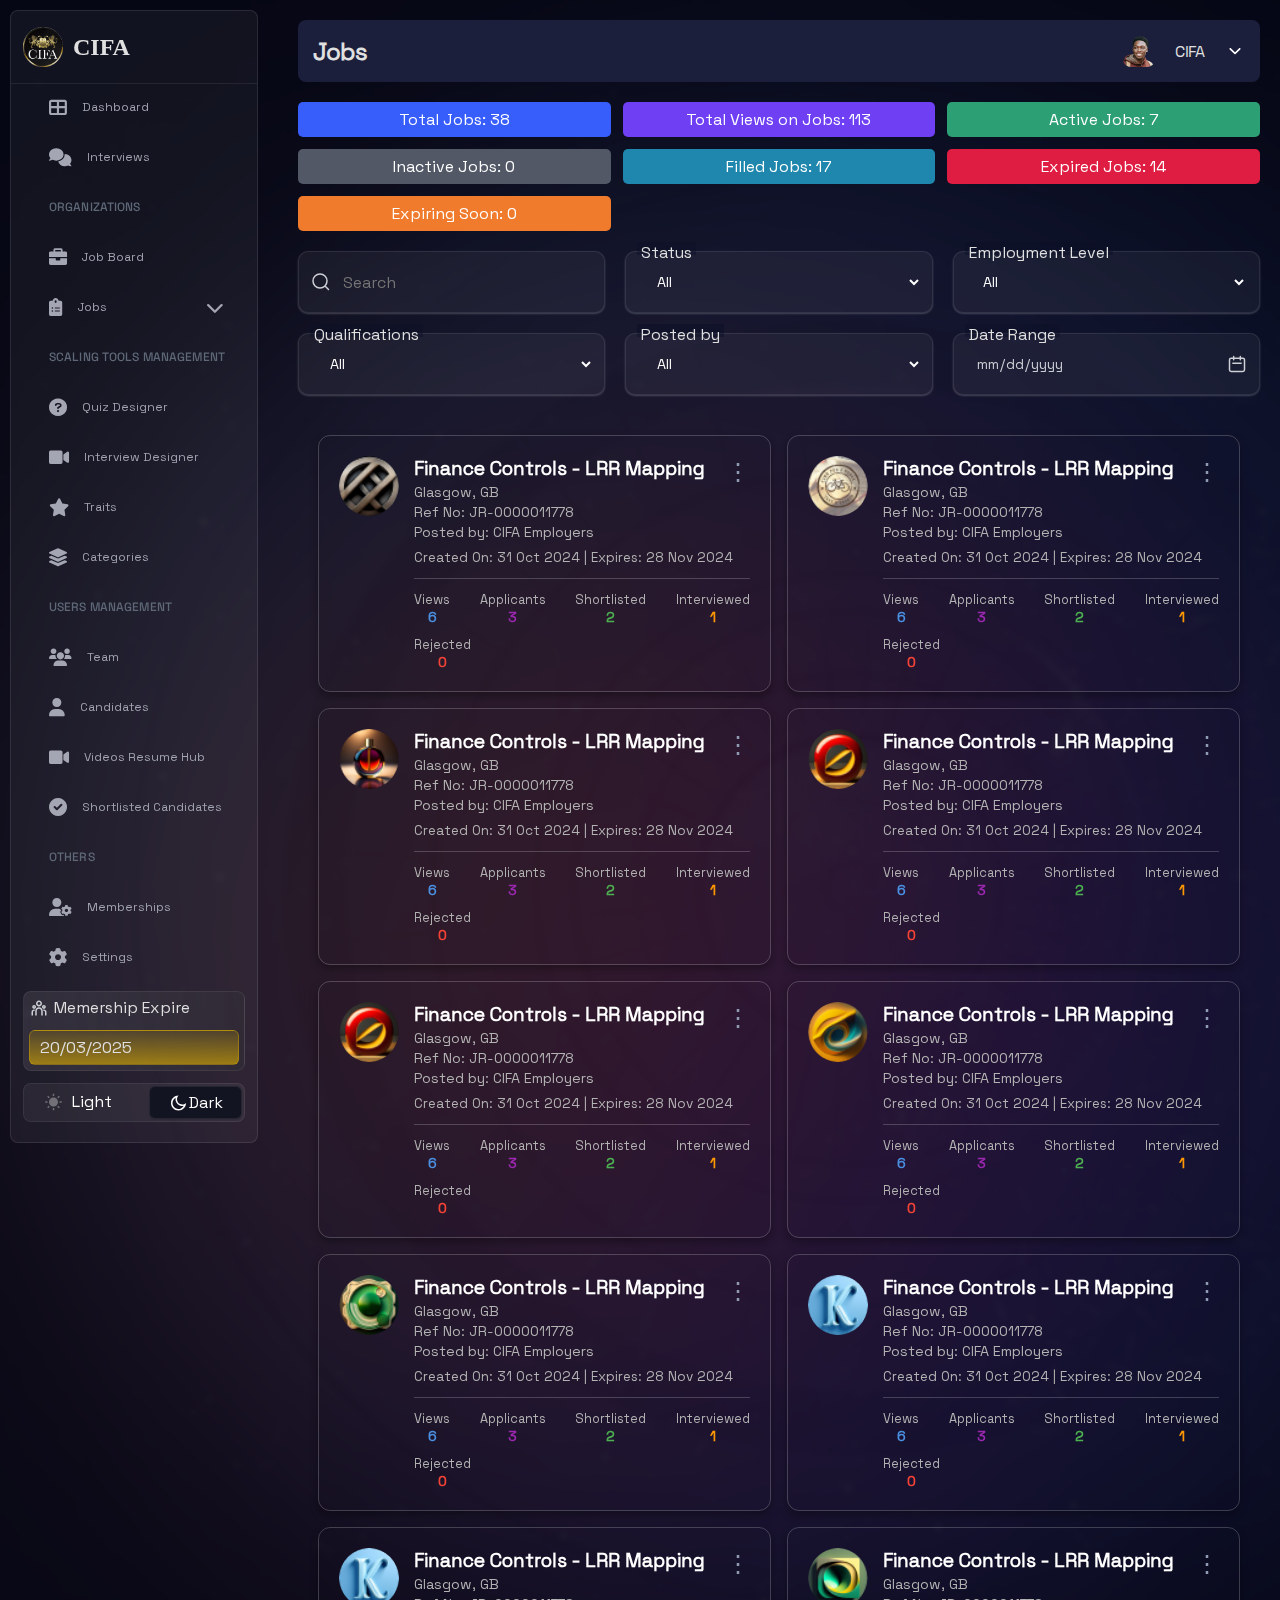
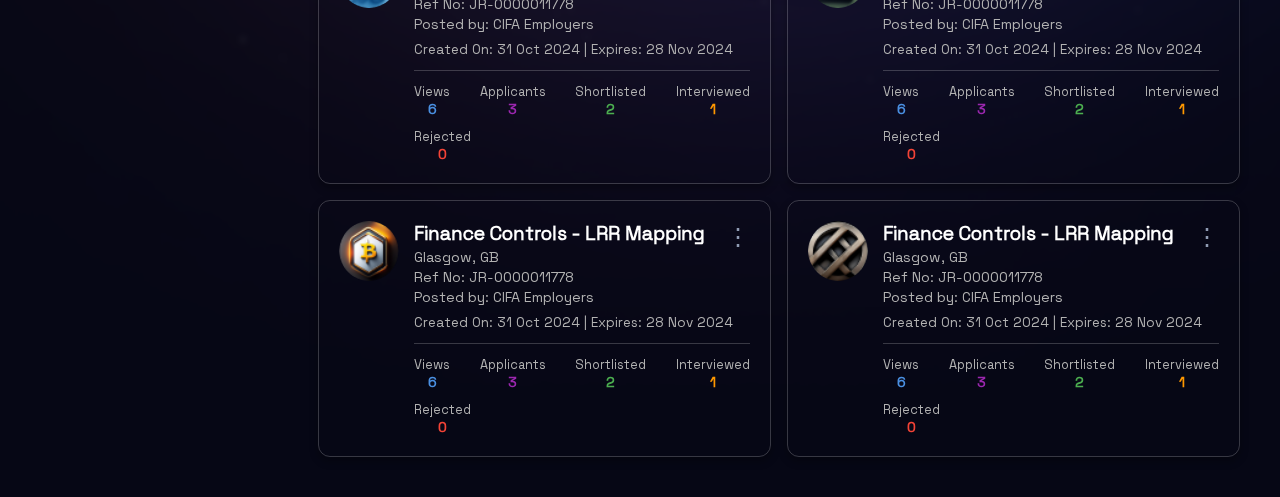
<file: index.html>
<!DOCTYPE html>
<html lang="en">

<head>
  <meta charset="UTF-8" />
  <meta name="viewport" content="width=device-width, initial-scale=1.0" />
  <title>Job Dashboard</title>
  <link rel="stylesheet" href="style.css" />
  <link rel="stylesheet" href="https://cdnjs.cloudflare.com/ajax/libs/font-awesome/6.0.0-beta3/css/all.min.css">
  <link rel="preconnect" href="https://fonts.googleapis.com">
  <link rel="preconnect" href="https://fonts.gstatic.com" crossorigin>
  <link href="https://fonts.googleapis.com/css2?family=Space+Grotesk:wght@300..700&display=swap" rel="stylesheet">
</head>

<body
  style="background-image: url('/Listing.png'); background-position: center; background-repeat: no-repeat; background-size: cover;">
  <div class=" ">
    <div class="mainContent">
      <!-- Sidebar -->
      <div style="z-index: 50;" class="subFirst ">
        <div style="border-radius: 8px;border: 1px solid rgba(255, 255, 255, 0.10);" class="sidebar">
          <div class=""
            style="display: inline-flex; justify-content: start; width: 100%; align-items: center; gap: 10px; padding-top: 16px; padding-left: 12px; padding-bottom: 16px; border-bottom: 1px solid rgba(255, 255, 255, 0.08);">
            <img class="logo" src="./logo.gif" alt="">
            <h5 style="font-size: 24px; font-family: IM FELL French Canon SC;">CIFA</h5>
          </div>
          <ul style="padding-left: 12px;  padding-right: 12px;">
            <li><i class="fas fa-th-large"></i> Dashboard</li>
            <li><i class="fas fa-comments"></i> Interviews</li>
            <li class="section-title">ORGANIZATIONS</li>
            <li><i class="fas fa-briefcase"></i> Job Board</li>
            <ul>
              <li id="jobs">
                <i class="fas fa-clipboard-list"></i> Jobs <i class="fa-solid fa-chevron-down arrow"></i>
              </li>
              <div class="subMenu">
                <li style="
                display: flex;
                padding: 8px 32px;
                align-items: center;
                gap: 12px;
                align-self: stretch; 
                "><i class="fas fa-plus-square"></i> Create</li>
                <li style="
                display: flex;
                padding: 8px 32px;
                align-items: center;
                gap: 12px;
                align-self: stretch;
                border-radius: 8px;
                border: 1px solid rgba(255, 255, 255, 0.07);
                background: radial-gradient(82.89% 82.89% at 50% 50%, rgba(39, 120, 155, 0.18) 11%, rgba(77, 172, 212, 0.04) 100%);
                box-shadow: 0px 2px 4px 0px rgba(255, 255, 255, 0.10) inset, 0px -2px 0px 0px rgba(0, 0, 0, 0.04) inset, 0px 1px 2px 0px rgba(13, 13, 18, 0.06);
                
                "><svg xmlns="http://www.w3.org/2000/svg" width="20" height="20" viewBox="0 0 20 20" fill="none">
                    <path d="M3.33333 5H16.6667M3.33333 8.33333H16.6667M3.33333 11.6667H16.6667M3.33333 15H16.6667"
                      stroke="url(#paint0_radial_464_12775)" stroke-width="1.5" stroke-linecap="round"
                      stroke-linejoin="round" />
                    <defs>
                      <radialGradient id="paint0_radial_464_12775" cx="0" cy="0" r="1" gradientUnits="userSpaceOnUse"
                        gradientTransform="translate(10 10) rotate(90.5899) scale(7.61833 10.1573)">
                        <stop stop-color="#2F55CC" />
                        <stop offset="1" stop-color="#5278EE" />
                      </radialGradient>
                    </defs>
                  </svg> Listing</li>
              </div>
            </ul>

            <li class="section-title">SCALING TOOLS MANAGEMENT</li>
            <li><i class="fas fa-question-circle"></i> Quiz Designer</li>
            <li><i class="fas fa-video"></i> Interview Designer</li>
            <li><i class="fas fa-star"></i> Traits</li>
            <li>
              <i class="fas fa-layer-group"></i> Categories
            </li>
            <li class="section-title">USERS MANAGEMENT</li>
            <li><i class="fas fa-users"></i> Team</li>
            <li><i class="fas fa-user"></i> Candidates</li>
            <li><i class="fas fa-video"></i> Videos Resume Hub</li>
            <li><i class="fas fa-check-circle"></i> Shortlisted Candidates</li>
            <li class="section-title">OTHERS</li>
            <li><i class="fas fa-user-cog"></i> Memberships</li>
            <li><i class="fas fa-cog"></i> Settings</li>
          </ul>
          <div style="margin: 12px; padding: 5px; border-radius: 8px;
          border: 1px solid rgba(255, 255, 255, 0.07);
          background: linear-gradient(90deg, rgba(17, 16, 24, 0.00) 0.28%, rgba(17, 16, 24, 0.51) 129.42%), rgba(255, 255, 255, 0.03);
          background-blend-mode: overlay, normal;
          backdrop-filter: blur(4px);">
            <div style="display: flex; align-items: center; gap: 5px;  ">
              <svg xmlns="http://www.w3.org/2000/svg" width="20" height="20" viewBox="0 0 20 20" fill="none">
                <path
                  d="M10 9.25C10.9946 9.25 11.9484 9.64509 12.6517 10.3483C13.3549 11.0516 13.75 12.0054 13.75 13V17.5H12.25V13C12.25 12.4261 12.0308 11.8739 11.637 11.4563C11.2433 11.0387 10.7049 10.7874 10.132 10.7537L10 10.75C9.42609 10.75 8.87386 10.9692 8.4563 11.363C8.03874 11.7567 7.78742 12.2951 7.75375 12.868L7.75 13V17.5H6.25V13C6.25 12.0054 6.64509 11.0516 7.34835 10.3483C8.05161 9.64509 9.00544 9.25 10 9.25ZM5.125 11.5C5.33425 11.5 5.5375 11.5247 5.7325 11.5705C5.60427 11.9523 5.52833 12.3496 5.50675 12.7517L5.5 13V13.0645C5.41379 13.0337 5.32412 13.0135 5.233 13.0045L5.125 13C4.84534 13 4.57571 13.1042 4.36869 13.2922C4.16166 13.4802 4.0321 13.7386 4.00525 14.017L4 14.125V17.5H2.5V14.125C2.5 13.4288 2.77656 12.7611 3.26884 12.2688C3.76113 11.7766 4.42881 11.5 5.125 11.5ZM14.875 11.5C15.5712 11.5 16.2389 11.7766 16.7312 12.2688C17.2234 12.7611 17.5 13.4288 17.5 14.125V17.5H16V14.125C16 13.8453 15.8958 13.5757 15.7078 13.3687C15.5198 13.1617 15.2614 13.0321 14.983 13.0052L14.875 13C14.7437 13 14.6178 13.0225 14.5 13.0637V13C14.5 12.5005 14.419 12.0205 14.2682 11.572C14.4625 11.5247 14.6657 11.5 14.875 11.5ZM5.125 7C5.62228 7 6.09919 7.19754 6.45083 7.54917C6.80246 7.90081 7 8.37772 7 8.875C7 9.37228 6.80246 9.84919 6.45083 10.2008C6.09919 10.5525 5.62228 10.75 5.125 10.75C4.62772 10.75 4.15081 10.5525 3.79917 10.2008C3.44754 9.84919 3.25 9.37228 3.25 8.875C3.25 8.37772 3.44754 7.90081 3.79917 7.54917C4.15081 7.19754 4.62772 7 5.125 7ZM14.875 7C15.3723 7 15.8492 7.19754 16.2008 7.54917C16.5525 7.90081 16.75 8.37772 16.75 8.875C16.75 9.37228 16.5525 9.84919 16.2008 10.2008C15.8492 10.5525 15.3723 10.75 14.875 10.75C14.3777 10.75 13.9008 10.5525 13.5492 10.2008C13.1975 9.84919 13 9.37228 13 8.875C13 8.37772 13.1975 7.90081 13.5492 7.54917C13.9008 7.19754 14.3777 7 14.875 7ZM5.125 8.5C5.02554 8.5 4.93016 8.53951 4.85984 8.60983C4.78951 8.68016 4.75 8.77554 4.75 8.875C4.75 8.97446 4.78951 9.06984 4.85984 9.14017C4.93016 9.21049 5.02554 9.25 5.125 9.25C5.22446 9.25 5.31984 9.21049 5.39016 9.14017C5.46049 9.06984 5.5 8.97446 5.5 8.875C5.5 8.77554 5.46049 8.68016 5.39016 8.60983C5.31984 8.53951 5.22446 8.5 5.125 8.5ZM14.875 8.5C14.7755 8.5 14.6802 8.53951 14.6098 8.60983C14.5395 8.68016 14.5 8.77554 14.5 8.875C14.5 8.97446 14.5395 9.06984 14.6098 9.14017C14.6802 9.21049 14.7755 9.25 14.875 9.25C14.9745 9.25 15.0698 9.21049 15.1402 9.14017C15.2105 9.06984 15.25 8.97446 15.25 8.875C15.25 8.77554 15.2105 8.68016 15.1402 8.60983C15.0698 8.53951 14.9745 8.5 14.875 8.5ZM10 2.5C10.7956 2.5 11.5587 2.81607 12.1213 3.37868C12.6839 3.94129 13 4.70435 13 5.5C13 6.29565 12.6839 7.05871 12.1213 7.62132C11.5587 8.18393 10.7956 8.5 10 8.5C9.20435 8.5 8.44129 8.18393 7.87868 7.62132C7.31607 7.05871 7 6.29565 7 5.5C7 4.70435 7.31607 3.94129 7.87868 3.37868C8.44129 2.81607 9.20435 2.5 10 2.5ZM10 4C9.60218 4 9.22064 4.15804 8.93934 4.43934C8.65804 4.72064 8.5 5.10218 8.5 5.5C8.5 5.89782 8.65804 6.27936 8.93934 6.56066C9.22064 6.84196 9.60218 7 10 7C10.3978 7 10.7794 6.84196 11.0607 6.56066C11.342 6.27936 11.5 5.89782 11.5 5.5C11.5 5.10218 11.342 4.72064 11.0607 4.43934C10.7794 4.15804 10.3978 4 10 4Z"
                  fill="#CDD0D5" />
              </svg>
              <p>Memership Expire</p>
            </div>
            <p style="display: flex;
            padding: 6px 10px;
            align-items: center;
            gap:  12px;
            margin-top: 12px;
            align-self: stretch;
            border-radius: 6px;
            border: 1px solid rgba(215, 169, 3, 0.40);
            background: linear-gradient(180deg, rgba(0, 0, 0, 0.00) -40.91%, rgba(215, 169, 3, 0.80) 132.95%);">
              20/03/2025</p>
          </div>

          <div style="display: flex; ;
           
          padding: 2px;
          margin-bottom: 20px;
          margin-left: 12px;
          margin-right: 12px;
          flex-direction: row;
          align-items: flex-start;
          align-self: stretch; 
          border-radius: 8px; 
                border: 1px solid rgba(255, 255, 255, 0.07);
                background: rgba(248, 249, 250, 0.05);
          " class="flex">
            <a style="
            margin: 5px;
            " href="/light/light.html">
              <div style="display: flex;
            padding: 0px 12px;
            justify-content: center;
            align-items: center;
            gap: 8px;
            flex: 1 0 0;
            color: white;
           
            align-self: stretch;" class=" ">

                <svg xmlns="http://www.w3.org/2000/svg" width="21" height="20" viewBox="0 0 21 20" fill="none">
                  <path
                    d="M10.5 14.5C9.30653 14.5 8.16193 14.0259 7.31802 13.182C6.47411 12.3381 6 11.1935 6 10C6 8.80653 6.47411 7.66193 7.31802 6.81802C8.16193 5.97411 9.30653 5.5 10.5 5.5C11.6935 5.5 12.8381 5.97411 13.682 6.81802C14.5259 7.66193 15 8.80653 15 10C15 11.1935 14.5259 12.3381 13.682 13.182C12.8381 14.0259 11.6935 14.5 10.5 14.5ZM9.75 1.75H11.25V4H9.75V1.75ZM9.75 16H11.25V18.25H9.75V16ZM4.13625 4.69675L5.19675 3.63625L6.7875 5.227L5.727 6.2875L4.13625 4.6975V4.69675ZM14.2125 14.773L15.273 13.7125L16.8638 15.3032L15.8032 16.3638L14.2125 14.773ZM15.8032 3.6355L16.8638 4.69675L15.273 6.2875L14.2125 5.227L15.8032 3.63625V3.6355ZM5.727 13.7125L6.7875 14.773L5.19675 16.3638L4.13625 15.3032L5.727 13.7125ZM18.75 9.25V10.75H16.5V9.25H18.75ZM4.5 9.25V10.75H2.25V9.25H4.5Z"
                    fill="#707076" />
                </svg>Light
              </div>
            </a>
            <div style="
           
            gap: 8px;
            flex: 1 0 0;
            align-self: stretch;
            border-radius: 6px;
            border: 0.5px solid rgba(255, 255, 255, 0.08);
            background: #131421;
            box-shadow: 0px 1px 1px 0px rgba(0, 0, 0, 0.07);
          " class=" ">

              <a style="
               color: white;
             display: flex;
             padding: 0px 12px;
             justify-content: center;
             align-items: center; padding: 5px;" href="/index.html">
                <svg xmlns="http://www.w3.org/2000/svg" width="21" height="20" viewBox="0 0 21 20" fill="none">
                  <path
                    d="M9 6.25C8.99985 7.29298 9.31035 8.31237 9.89192 9.17816C10.4735 10.0439 11.2997 10.7169 12.2653 11.1112C13.2309 11.5055 14.2921 11.6032 15.3134 11.3919C16.3348 11.1807 17.2701 10.67 18 9.925V10C18 14.1423 14.6423 17.5 10.5 17.5C6.35775 17.5 3 14.1423 3 10C3 5.85775 6.35775 2.5 10.5 2.5H10.575C10.0755 2.98834 9.67886 3.57172 9.40836 4.21576C9.13786 4.8598 8.99902 5.55146 9 6.25ZM4.5 10C4.49945 11.3387 4.94665 12.6392 5.77042 13.6945C6.59419 14.7497 7.74723 15.4992 9.04606 15.8236C10.3449 16.148 11.7149 16.0287 12.9381 15.4847C14.1614 14.9407 15.1675 14.0033 15.7965 12.8215C14.6771 13.0852 13.5088 13.0586 12.4026 12.744C11.2964 12.4295 10.2889 11.8376 9.47566 11.0243C8.66244 10.2111 8.07048 9.20361 7.75596 8.09738C7.44144 6.99116 7.41477 5.82292 7.6785 4.7035C6.71818 5.2151 5.91509 5.97825 5.35519 6.91123C4.7953 7.84422 4.49968 8.91191 4.5 10Z"
                    fill="white" />
                </svg>Dark
              </a>
            </div>







          </div>
        </div>
      </div>

      <!-- Main Content -->
      <main class="subSecond maxwidth1608px">
        <!-- Header -->
        <div class="header flex2">
          <h2>Jobs</h2>
          <div class="flex">
            <img src="/transparent.png" alt="">
            <p>CIFA</p>
            <svg xmlns="http://www.w3.org/2000/svg" width="20" height="20" viewBox="0 0 20 20" fill="none">
              <g clip-path="url(#clip0_464_12892)">
                <path fill-rule="evenodd" clip-rule="evenodd"
                  d="M10.5892 13.0893C10.4329 13.2455 10.221 13.3333 10 13.3333C9.77903 13.3333 9.56711 13.2455 9.41083 13.0893L4.69667 8.37512C4.61708 8.29825 4.55359 8.2063 4.50992 8.10463C4.46624 8.00296 4.44325 7.89361 4.44229 7.78296C4.44133 7.67231 4.46242 7.56258 4.50432 7.46016C4.54622 7.35775 4.60809 7.2647 4.68634 7.18646C4.76458 7.10822 4.85763 7.04634 4.96004 7.00444C5.06245 6.96254 5.17219 6.94145 5.28284 6.94241C5.39348 6.94338 5.50283 6.96636 5.6045 7.01004C5.70617 7.05371 5.79813 7.1172 5.875 7.19679L10 11.3218L14.125 7.19679C14.2822 7.04499 14.4927 6.961 14.7112 6.96289C14.9297 6.96479 15.1387 7.05243 15.2932 7.20694C15.4477 7.36145 15.5353 7.57046 15.5372 7.78896C15.5391 8.00745 15.4551 8.21795 15.3033 8.37512L10.5892 13.0893Z"
                  fill="white" />
              </g>
              <defs>
                <clipPath id="clip0_464_12892">
                  <rect width="20" height="20" fill="white" />
                </clipPath>
              </defs>
            </svg>
          </div>
          <i id="toggleBtn" class="fa fa-bars"></i>
        </div>

        <!-- Stats Buttons -->
        <div class="stats">
          <div class="stat-btn information">Total Jobs: 38</div>
          <div class="stat-btn feature">Total Views on Jobs: 113</div>
          <div class="stat-btn green">Active Jobs: 7</div>
          <div class="stat-btn neutral">Inactive Jobs: 0</div>
          <div class="stat-btn teal">Filled Jobs: 17</div>
          <div class="stat-btn red">Expired Jobs: 14</div>
          <div class="stat-btn orange">Expiring Soon: 0</div>
        </div>

        <!-- Filter Bar -->
        <div  class="filter-bar">
          <div style=" 
          display: flex;
padding: 10px 10px 10px 12px;
align-items: center;
gap: 8px;
align-self: stretch;
          border-radius: 10px;
border: 1px solid rgba(226, 228, 233, 0.10);
background: rgba(255, 255, 255, 0.05);
box-shadow: 0px 1px 2px 0px rgba(228, 229, 231, 0.24);
 
          " class="  ">
            <svg xmlns="http://www.w3.org/2000/svg" width="20" height="20" viewBox="0 0 20 20" fill="none">
              <path
                d="M17.5 17.5C15.1569 15.1569 16.3431 16.3431 14 14M16 9C16 12.866 12.866 16 9 16C5.13401 16 2 12.866 2 9C2 5.13401 5.13401 2 9 2C12.866 2 16 5.13401 16 9Z"
                stroke="#CDD0D5" stroke-width="1.5" stroke-linecap="round" stroke-linejoin="round" />
            </svg>
            <input style="border: none; outline: none; background: transparent; color: white; font-size: 16px;"
              type="text" placeholder=" Search" class="" />
          </div>

          <div style=" display: flex;
          flex: 1;
          padding: 10px 10px 10px 12px;
          align-items: center;
          gap: 8px;
          align-self: stretch;
                    border-radius: 10px;
          border: 1px solid rgba(226, 228, 233, 0.10);
          background: rgba(255, 255, 255, 0.05);
          box-shadow: 0px 1px 2px 0px rgba(228, 229, 231, 0.24);
         
          " class="filterItem">
            <label
              
              for="status">Status</label>
            <select style="color: #fff;" id="status">
              <option style="background: #131421;">All</option>
              <option style="background: #131421;">Full-Time</option>
              <option style="background: #131421;">Part-Time</option>
            </select>
          </div>

          <div style="flex: 1;border-radius: 10px;
          border: 1px solid rgba(226, 228, 233, 0.10);
          background: rgba(255, 255, 255, 0.05);
          
          /* regular-shadow/x-small */
          box-shadow: 0px 1px 2px 0px rgba(228, 229, 231, 0.24);
           
                       " class="filterItem">
            <label 
              for="">Employment Level</label>
            <select style="color: #ffff;" id="status2">
              <option style="background: #131421;">All</option>
              <option style="background: #131421;">Entry</option>
              <option style="background: #131421;">Mid</option>
              <option style="background: #131421;">Senior</option>
            </select>
          </div>
          <div style="flex: 1; display: flex;
          padding: 10px 10px 10px 12px;
          align-items: center;
          gap: 8px;
          align-self: stretch;
          border-radius: 10px;
border: 1px solid rgba(226, 228, 233, 0.10);
background: rgba(255, 255, 255, 0.05);
 
/* regular-shadow/x-small */
box-shadow: 0px 1px 2px 0px rgba(228, 229, 231, 0.24);" class="filterItem">
            <label
          
              for="">Qualifications</label>
            <select style="color: #ffff;" id="status3">
              <option style="background: #131421;">All</option>
              <option style="background: #131421;">Entry</option>
              <option style="background: #131421;">Mid</option>
              <option style="background: #131421;">Senior</option>
            </select>
          </div>
          <div style="flex: 1; display: flex;
          padding: 10px 10px 10px 12px;
          align-items: center;
          gap: 8px;
          align-self: stretch;
          border-radius: 10px;
border: 1px solid rgba(226, 228, 233, 0.10);
background: rgba(255, 255, 255, 0.05);
 
/* regular-shadow/x-small */
box-shadow: 0px 1px 2px 0px rgba(228, 229, 231, 0.24); " class="filterItem">
            <label
           
              for="">Posted by</label>
            <select style="color: #fff;" id="status4">
              <option style="background: #131421;">All</option>
              <option style="background: #131421;">Entry</option>
              <option style="background: #131421;">Mid</option>
              <option style="background: #131421;">Senior</option>
            </select>
          </div>
          <div class="filterItem">
            <label for="dateInput" class="inputLabel">Date Range</label>
            <input type="date" id="dateInput" />
            <svg xmlns="http://www.w3.org/2000/svg" width="20" height="20" viewBox="0 0 20 20" fill="none">
              <path d="M6.66667 5.83333V2.5M13.3333 5.83333V2.5M5.83333 9.16667H14.1667M4.16667 17.5H15.8333C16.7538 17.5 17.5 16.7538 17.5 15.8333V5.83333C17.5 4.91286 16.7538 4.16667 15.8333 4.16667H4.16667C3.24619 4.16667 2.5 4.91286 2.5 5.83333V15.8333C2.5 16.7538 3.24619 17.5 4.16667 17.5Z" 
              stroke="#CDD0D5" stroke-width="1.5" stroke-linecap="round" stroke-linejoin="round" />
            </svg>
          </div>
          
        </div>

        <!-- Job Listing -->
        <div class="job-cards">
          <div class="job-card">
            <img src="/assets/yre.png" alt="Company Logo" class="job-card-logo" />
            <div class="job-card-content">
              <h5>Finance Controls - LRR Mapping</h5>
              <p class="job-location">Glasgow, GB</p>
              <p class="job-ref">Ref No: JR-0000011778</p>
              <p class="job-poster">Posted by: CIFA Employers</p>
              <p class="job-dates">Created On: 31 Oct 2024 | Expires: 28 Nov 2024</p>
              <hr />
              <div class="job-metrics">
                <div class="metric-item">
                  <p>Views</p>
                  <span class="metric-value views">6</span>
                </div>
                <div class="metric-item">
                  <p>Applicants</p>
                  <span class="metric-value applicants">3</span>
                </div>
                <div class="metric-item">
                  <p>Shortlisted</p>
                  <span class="metric-value shortlisted">2</span>
                </div>
                <div class="metric-item">
                  <p>Interviewed</p>
                  <span class="metric-value interviewed">1</span>
                </div>
                <div class="metric-item">
                  <p>Rejected</p>
                  <span class="metric-value rejected">0</span>
                </div>
              </div>
            </div>
            <div class="three-dots">⋮</div>
          </div>
          <div class="job-card">
            <img src="/assets/56px.png" alt="Company Logo" class="job-card-logo" />

            <div class="job-card-content">
              <h5>Finance Controls - LRR Mapping</h5>
              <p class="job-location">Glasgow, GB</p>
              <p class="job-ref">Ref No: JR-0000011778</p>
              <p class="job-poster">Posted by: CIFA Employers</p>
              <p class="job-dates">Created On: 31 Oct 2024 | Expires: 28 Nov 2024</p>
              <hr />
              <div class="job-metrics">
                <div class="metric-item">
                  <p>Views</p>
                  <span class="metric-value views">6</span>
                </div>
                <div class="metric-item">
                  <p>Applicants</p>
                  <span class="metric-value applicants">3</span>
                </div>
                <div class="metric-item">
                  <p>Shortlisted</p>
                  <span class="metric-value shortlisted">2</span>
                </div>
                <div class="metric-item">
                  <p>Interviewed</p>
                  <span class="metric-value interviewed">1</span>
                </div>
                <div class="metric-item">
                  <p>Rejected</p>
                  <span class="metric-value rejected">0</span>
                </div>
              </div>
            </div>
            <div class="three-dots">⋮</div>
          </div>
          <div class="job-card">
            <img src="/assets/er.png" alt="Company Logo" class="job-card-logo" />
            <div class="job-card-content">
              <h5>Finance Controls - LRR Mapping</h5>
              <p class="job-location">Glasgow, GB</p>
              <p class="job-ref">Ref No: JR-0000011778</p>
              <p class="job-poster">Posted by: CIFA Employers</p>
              <p class="job-dates">Created On: 31 Oct 2024 | Expires: 28 Nov 2024</p>
              <hr />
              <div class="job-metrics">
                <div class="metric-item">
                  <p>Views</p>
                  <span class="metric-value views">6</span>
                </div>
                <div class="metric-item">
                  <p>Applicants</p>
                  <span class="metric-value applicants">3</span>
                </div>
                <div class="metric-item">
                  <p>Shortlisted</p>
                  <span class="metric-value shortlisted">2</span>
                </div>
                <div class="metric-item">
                  <p>Interviewed</p>
                  <span class="metric-value interviewed">1</span>
                </div>
                <div class="metric-item">
                  <p>Rejected</p>
                  <span class="metric-value rejected">0</span>
                </div>
              </div>
            </div>
            <div class="three-dots">⋮</div>
          </div>
          <div class="job-card">
            <img src="/assets/f.png" alt="Company Logo" class="job-card-logo" />
            <div class="job-card-content">
              <h5>Finance Controls - LRR Mapping</h5>
              <p class="job-location">Glasgow, GB</p>
              <p class="job-ref">Ref No: JR-0000011778</p>
              <p class="job-poster">Posted by: CIFA Employers</p>
              <p class="job-dates">Created On: 31 Oct 2024 | Expires: 28 Nov 2024</p>
              <hr />
              <div class="job-metrics">
                <div class="metric-item">
                  <p>Views</p>
                  <span class="metric-value views">6</span>
                </div>
                <div class="metric-item">
                  <p>Applicants</p>
                  <span class="metric-value applicants">3</span>
                </div>
                <div class="metric-item">
                  <p>Shortlisted</p>
                  <span class="metric-value shortlisted">2</span>
                </div>
                <div class="metric-item">
                  <p>Interviewed</p>
                  <span class="metric-value interviewed">1</span>
                </div>
                <div class="metric-item">
                  <p>Rejected</p>
                  <span class="metric-value rejected">0</span>
                </div>
              </div>
            </div>
            <div class="three-dots">⋮</div>
          </div>
          <div class="job-card">
            <img src="/assets/f.png" alt="Company Logo" class="job-card-logo" />
            <div class="job-card-content">
              <h5>Finance Controls - LRR Mapping</h5>
              <p class="job-location">Glasgow, GB</p>
              <p class="job-ref">Ref No: JR-0000011778</p>
              <p class="job-poster">Posted by: CIFA Employers</p>
              <p class="job-dates">Created On: 31 Oct 2024 | Expires: 28 Nov 2024</p>
              <hr />
              <div class="job-metrics">
                <div class="metric-item">
                  <p>Views</p>
                  <span class="metric-value views">6</span>
                </div>
                <div class="metric-item">
                  <p>Applicants</p>
                  <span class="metric-value applicants">3</span>
                </div>
                <div class="metric-item">
                  <p>Shortlisted</p>
                  <span class="metric-value shortlisted">2</span>
                </div>
                <div class="metric-item">
                  <p>Interviewed</p>
                  <span class="metric-value interviewed">1</span>
                </div>
                <div class="metric-item">
                  <p>Rejected</p>
                  <span class="metric-value rejected">0</span>
                </div>
              </div>
            </div>
            <div class="three-dots">⋮</div>
          </div>
          <div class="job-card">
            <img src="/assets/fd.png" alt="Company Logo" class="job-card-logo" />
            <div class="job-card-content">
              <h5>Finance Controls - LRR Mapping</h5>
              <p class="job-location">Glasgow, GB</p>
              <p class="job-ref">Ref No: JR-0000011778</p>
              <p class="job-poster">Posted by: CIFA Employers</p>
              <p class="job-dates">Created On: 31 Oct 2024 | Expires: 28 Nov 2024</p>
              <hr />
              <div class="job-metrics">
                <div class="metric-item">
                  <p>Views</p>
                  <span class="metric-value views">6</span>
                </div>
                <div class="metric-item">
                  <p>Applicants</p>
                  <span class="metric-value applicants">3</span>
                </div>
                <div class="metric-item">
                  <p>Shortlisted</p>
                  <span class="metric-value shortlisted">2</span>
                </div>
                <div class="metric-item">
                  <p>Interviewed</p>
                  <span class="metric-value interviewed">1</span>
                </div>
                <div class="metric-item">
                  <p>Rejected</p>
                  <span class="metric-value rejected">0</span>
                </div>
              </div>
            </div>
            <div class="three-dots">⋮</div>
          </div>
          <div class="job-card">
            <img src="/assets/fg.png" alt="Company Logo" class="job-card-logo" />
            <div class="job-card-content">
              <h5>Finance Controls - LRR Mapping</h5>
              <p class="job-location">Glasgow, GB</p>
              <p class="job-ref">Ref No: JR-0000011778</p>
              <p class="job-poster">Posted by: CIFA Employers</p>
              <p class="job-dates">Created On: 31 Oct 2024 | Expires: 28 Nov 2024</p>
              <hr />
              <div class="job-metrics">
                <div class="metric-item">
                  <p>Views</p>
                  <span class="metric-value views">6</span>
                </div>
                <div class="metric-item">
                  <p>Applicants</p>
                  <span class="metric-value applicants">3</span>
                </div>
                <div class="metric-item">
                  <p>Shortlisted</p>
                  <span class="metric-value shortlisted">2</span>
                </div>
                <div class="metric-item">
                  <p>Interviewed</p>
                  <span class="metric-value interviewed">1</span>
                </div>
                <div class="metric-item">
                  <p>Rejected</p>
                  <span class="metric-value rejected">0</span>
                </div>
              </div>
            </div>
            <div class="three-dots">⋮</div>
          </div>
          <div class="job-card">
            <img src="/assets/g.png" alt="Company Logo" class="job-card-logo" />
            <div class="job-card-content">
              <h5>Finance Controls - LRR Mapping</h5>
              <p class="job-location">Glasgow, GB</p>
              <p class="job-ref">Ref No: JR-0000011778</p>
              <p class="job-poster">Posted by: CIFA Employers</p>
              <p class="job-dates">Created On: 31 Oct 2024 | Expires: 28 Nov 2024</p>
              <hr />
              <div class="job-metrics">
                <div class="metric-item">
                  <p>Views</p>
                  <span class="metric-value views">6</span>
                </div>
                <div class="metric-item">
                  <p>Applicants</p>
                  <span class="metric-value applicants">3</span>
                </div>
                <div class="metric-item">
                  <p>Shortlisted</p>
                  <span class="metric-value shortlisted">2</span>
                </div>
                <div class="metric-item">
                  <p>Interviewed</p>
                  <span class="metric-value interviewed">1</span>
                </div>
                <div class="metric-item">
                  <p>Rejected</p>
                  <span class="metric-value rejected">0</span>
                </div>
              </div>
            </div>
            <div class="three-dots">⋮</div>
          </div>
          <div class="job-card">
            <img src="/assets/g.png" alt="Company Logo" class="job-card-logo" />
            <div class="job-card-content">
              <h5>Finance Controls - LRR Mapping</h5>
              <p class="job-location">Glasgow, GB</p>
              <p class="job-ref">Ref No: JR-0000011778</p>
              <p class="job-poster">Posted by: CIFA Employers</p>
              <p class="job-dates">Created On: 31 Oct 2024 | Expires: 28 Nov 2024</p>
              <hr />
              <div class="job-metrics">
                <div class="metric-item">
                  <p>Views</p>
                  <span class="metric-value views">6</span>
                </div>
                <div class="metric-item">
                  <p>Applicants</p>
                  <span class="metric-value applicants">3</span>
                </div>
                <div class="metric-item">
                  <p>Shortlisted</p>
                  <span class="metric-value shortlisted">2</span>
                </div>
                <div class="metric-item">
                  <p>Interviewed</p>
                  <span class="metric-value interviewed">1</span>
                </div>
                <div class="metric-item">
                  <p>Rejected</p>
                  <span class="metric-value rejected">0</span>
                </div>
              </div>
            </div>
            <div class="three-dots">⋮</div>
          </div>
          <div class="job-card">
            <img src="/assets/o.png" alt="Company Logo" class="job-card-logo" />
            <div class="job-card-content">
              <h5>Finance Controls - LRR Mapping</h5>
              <p class="job-location">Glasgow, GB</p>
              <p class="job-ref">Ref No: JR-0000011778</p>
              <p class="job-poster">Posted by: CIFA Employers</p>
              <p class="job-dates">Created On: 31 Oct 2024 | Expires: 28 Nov 2024</p>
              <hr />
              <div class="job-metrics">
                <div class="metric-item">
                  <p>Views</p>
                  <span class="metric-value views">6</span>
                </div>
                <div class="metric-item">
                  <p>Applicants</p>
                  <span class="metric-value applicants">3</span>
                </div>
                <div class="metric-item">
                  <p>Shortlisted</p>
                  <span class="metric-value shortlisted">2</span>
                </div>
                <div class="metric-item">
                  <p>Interviewed</p>
                  <span class="metric-value interviewed">1</span>
                </div>
                <div class="metric-item">
                  <p>Rejected</p>
                  <span class="metric-value rejected">0</span>
                </div>
              </div>
            </div>
            <div class="three-dots">⋮</div>
          </div>
          <div class="job-card">
            <img src="/assets/t.png" alt="Company Logo" class="job-card-logo" />
            <div class="job-card-content">
              <h5>Finance Controls - LRR Mapping</h5>
              <p class="job-location">Glasgow, GB</p>
              <p class="job-ref">Ref No: JR-0000011778</p>
              <p class="job-poster">Posted by: CIFA Employers</p>
              <p class="job-dates">Created On: 31 Oct 2024 | Expires: 28 Nov 2024</p>
              <hr />
              <div class="job-metrics">
                <div class="metric-item">
                  <p>Views</p>
                  <span class="metric-value views">6</span>
                </div>
                <div class="metric-item">
                  <p>Applicants</p>
                  <span class="metric-value applicants">3</span>
                </div>
                <div class="metric-item">
                  <p>Shortlisted</p>
                  <span class="metric-value shortlisted">2</span>
                </div>
                <div class="metric-item">
                  <p>Interviewed</p>
                  <span class="metric-value interviewed">1</span>
                </div>
                <div class="metric-item">
                  <p>Rejected</p>
                  <span class="metric-value rejected">0</span>
                </div>
              </div>
            </div>
            <div class="three-dots">⋮</div>
          </div>
          <div class="job-card">
            <img src="/assets/yre.png" alt="Company Logo" class="job-card-logo" />
            <div class="job-card-content">
              <h5>Finance Controls - LRR Mapping</h5>
              <p class="job-location">Glasgow, GB</p>
              <p class="job-ref">Ref No: JR-0000011778</p>
              <p class="job-poster">Posted by: CIFA Employers</p>
              <p class="job-dates">Created On: 31 Oct 2024 | Expires: 28 Nov 2024</p>
              <hr />
              <div class="job-metrics">
                <div class="metric-item">
                  <p>Views</p>
                  <span class="metric-value views">6</span>
                </div>
                <div class="metric-item">
                  <p>Applicants</p>
                  <span class="metric-value applicants">3</span>
                </div>
                <div class="metric-item">
                  <p>Shortlisted</p>
                  <span class="metric-value shortlisted">2</span>
                </div>
                <div class="metric-item">
                  <p>Interviewed</p>
                  <span class="metric-value interviewed">1</span>
                </div>
                <div class="metric-item">
                  <p>Rejected</p>
                  <span class="metric-value rejected">0</span>
                </div>
              </div>
            </div>
            <div class="three-dots">⋮</div>
          </div>
        </div>
      </main>
    </div>
  </div>
  <script src="./script.js"></script>
</body>

</html>
</file>
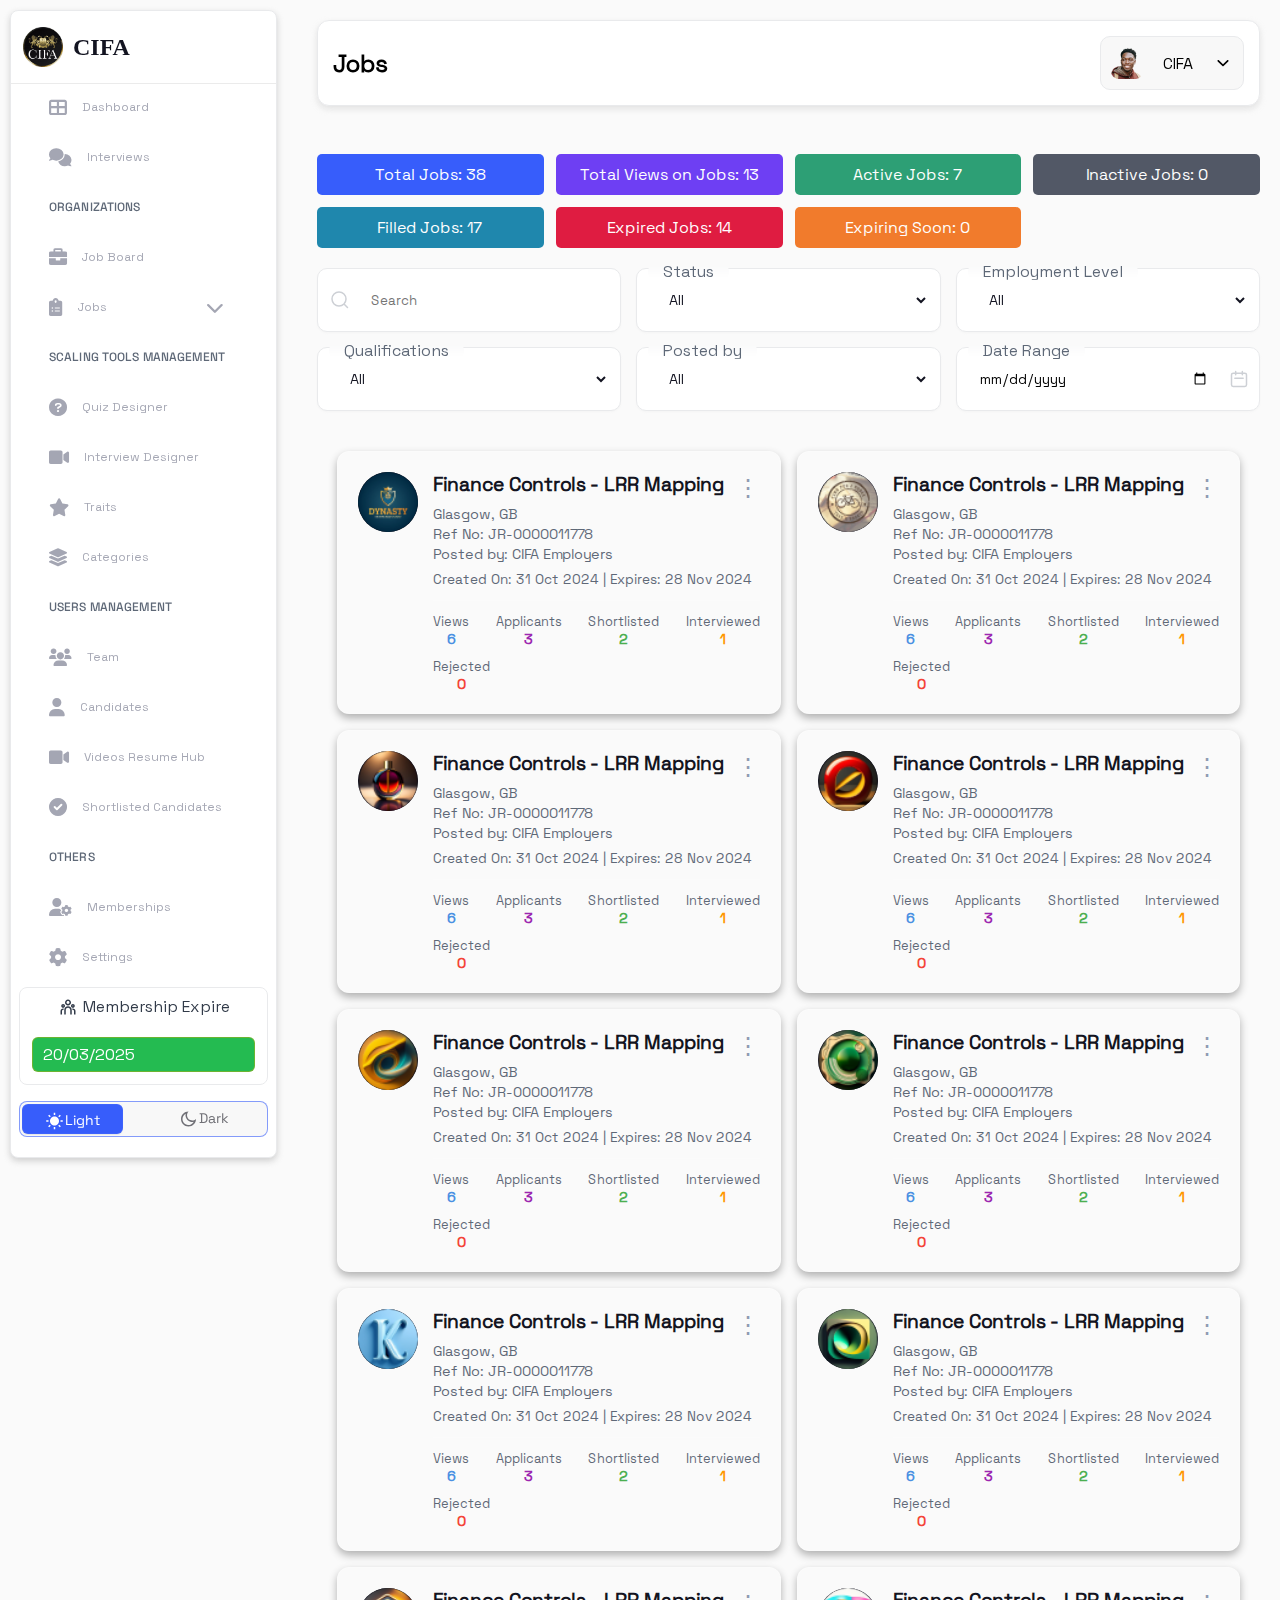
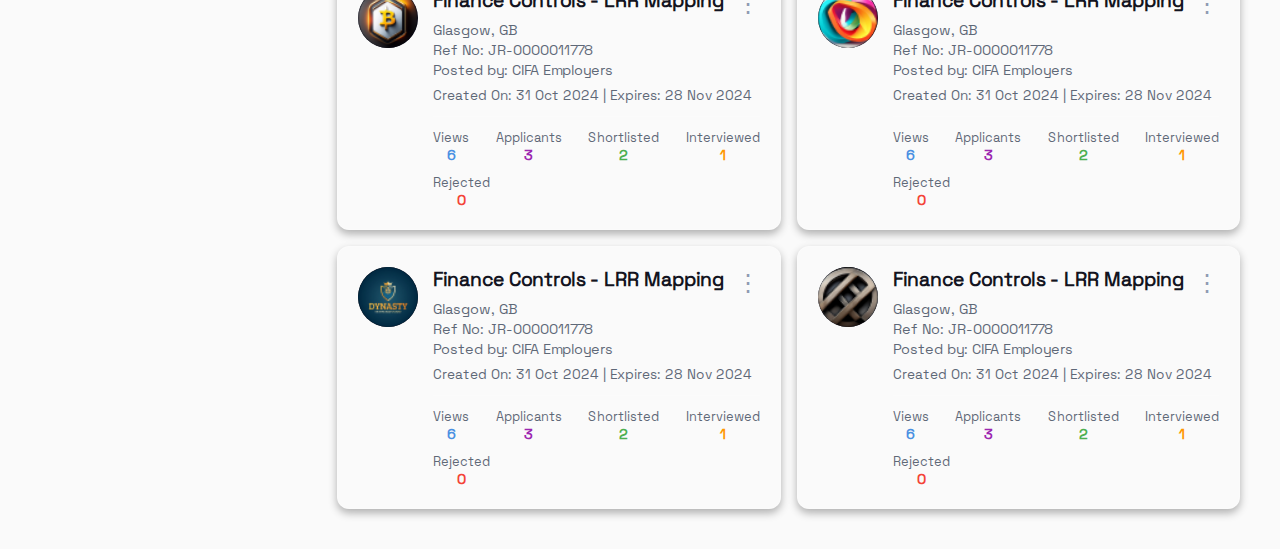
<file: light/light.html>
<!DOCTYPE html>
<html lang="en">

<head>
  <meta charset="UTF-8" />
  <meta name="viewport" content="width=device-width, initial-scale=1.0" />
  <title>Job Dashboard</title>
  <link rel="stylesheet" href="/light/light.css" />
  <link rel="stylesheet" href="https://cdnjs.cloudflare.com/ajax/libs/font-awesome/6.0.0-beta3/css/all.min.css">
  <link rel="preconnect" href="https://fonts.googleapis.com">
  <link rel="preconnect" href="https://fonts.gstatic.com" crossorigin>
  <link href="https://fonts.googleapis.com/css2?family=Space+Grotesk:wght@300..700&display=swap" rel="stylesheet">
</head>

<body style="background: linear-gradient(0deg, #FAFAFA 0%, #FAFAFA 100%), #FFF;

">
  <div class=" ">
    <div class="mainContent">
      <!-- Sidebar -->
      <div class=" " style="" class="subFirst ">
        <div style="
         
          " class="sidebar">
          <div class="" style="
            display: inline-flex;
             justify-content: start;
              width: 100%;
               align-items:center;
               background: white;
               color: #131421; 
               border-top-left-radius: 20px;
               border-top-right-radius: 20px;
                gap: 10px;
                 padding-top: 16px;
                  padding-left: 12px;
                   padding-bottom: 16px;
                    border-bottom: 1px solid rgba(0, 0, 0, 0.08);">
            <img class="logo" src="./logo.gif" alt="">
            <h5 style="font-size: 24px; font-family: IM FELL French Canon SC;">CIFA</h5>
          </div>
          <ul style=" color:#5E6877 !important; padding-left: 12px;background: white;  padding-right: 12px;">
            <li><i class="fas fa-th-large"></i> Dashboard</li>
            <li><i class="fas fa-comments"></i> Interviews</li>
            <li class="section-title">ORGANIZATIONS</li>
            <li><i class="fas fa-briefcase"></i> Job Board</li>
            <ul>
              <li id="jobs">
                <i class="fas fa-clipboard-list"></i> Jobs <i class="fa-solid fa-chevron-down arrow"></i>
              </li>
              <div class="subMenu">
                <li style="
                display: flex;
padding: 8px 32px;
align-items: center;
gap: 12px;
align-self: stretch;
                
                "><i class="fas fa-plus-square"></i> Create</li>
                <li style="
                display: flex;
padding: 8px 32px;
align-items: center;
color: white;
gap: 12px;
align-self: stretch;
border-radius: 8px;
border: 1px solid rgba(255, 255, 255, 0.07);
background: #375DFB;
box-shadow: 0px 2px 4px 0px rgba(255, 255, 255, 0.10) inset, 0px -2px 0px 0px rgba(0, 0, 0, 0.04) inset, 0px 1px 2px 0px rgba(13, 13, 18, 0.06);
                
                "><svg xmlns="http://www.w3.org/2000/svg" width="20" height="20" viewBox="0 0 20 20" fill="#fff">
                    <path d="M3.33333 5H16.6667M3.33333 8.33333H16.6667M3.33333 11.6667H16.6667M3.33333 15H16.6667"
                      stroke="#fff" stroke-width="1.5" stroke-linecap="round" stroke-linejoin="round" />
                    <defs>
                      <radialGradient id="paint0_radial_464_12775" cx="0" cy="0" r="1" gradientUnits="userSpaceOnUse"
                        gradientTransform="translate(10 10) rotate(90.5899) scale(7.61833 10.1573)">
                        <stop stop-color="#2F55CC" />
                        <stop offset="1" stop-color="#5278EE" />
                      </radialGradient>
                    </defs>
                  </svg> Listing</li>
              </div>
            </ul>

            <li class="section-title">SCALING TOOLS MANAGEMENT</li>
            <li><i class="fas fa-question-circle"></i> Quiz Designer</li>
            <li><i class="fas fa-video"></i> Interview Designer</li>
            <li><i class="fas fa-star"></i> Traits</li>
            <li>
              <i class="fas fa-layer-group"></i> Categories
            </li>
            <li class="section-title">USERS MANAGEMENT</li>
            <li><i class="fas fa-users"></i> Team</li>
            <li><i class="fas fa-user"></i> Candidates</li>
            <li><i class="fas fa-video"></i> Videos Resume Hub</li>
            <li><i class="fas fa-check-circle"></i> Shortlisted Candidates</li>
            <li class="section-title">OTHERS</li>
            <li><i class="fas fa-user-cog"></i> Memberships</li>
            <li><i class="fas fa-cog"></i> Settings</li>
          </ul>
          <div style="display: flex;
          flex-direction: column;
          margin: 8px;
          padding: 8px 12px 12px 12px;
          align-items: center;
          gap: 8px;
          align-self: stretch;
          border-radius: 8px;
border: 1px solid #E9EAEC;
background: rgba(255, 255, 255, 0.10);
backdrop-filter: blur(4px);">
            <div style="display: flex; align-items: center; gap: 5px;  ">
              <svg xmlns="http://www.w3.org/2000/svg" width="20" height="20" viewBox="0 0 20 20" fill="none">
                <path
                  d="M10 9.25C10.9946 9.25 11.9484 9.64509 12.6517 10.3483C13.3549 11.0516 13.75 12.0054 13.75 13V17.5H12.25V13C12.25 12.4261 12.0308 11.8739 11.637 11.4563C11.2433 11.0387 10.7049 10.7874 10.132 10.7537L10 10.75C9.42609 10.75 8.87386 10.9692 8.4563 11.363C8.03874 11.7567 7.78742 12.2951 7.75375 12.868L7.75 13V17.5H6.25V13C6.25 12.0054 6.64509 11.0516 7.34835 10.3483C8.05161 9.64509 9.00544 9.25 10 9.25ZM5.125 11.5C5.33425 11.5 5.5375 11.5247 5.7325 11.5705C5.60427 11.9523 5.52833 12.3496 5.50675 12.7517L5.5 13V13.0645C5.41379 13.0337 5.32412 13.0135 5.233 13.0045L5.125 13C4.84534 13 4.57571 13.1042 4.36869 13.2922C4.16166 13.4802 4.0321 13.7386 4.00525 14.017L4 14.125V17.5H2.5V14.125C2.5 13.4288 2.77656 12.7611 3.26884 12.2688C3.76113 11.7766 4.42881 11.5 5.125 11.5ZM14.875 11.5C15.5712 11.5 16.2389 11.7766 16.7312 12.2688C17.2234 12.7611 17.5 13.4288 17.5 14.125V17.5H16V14.125C16 13.8453 15.8958 13.5757 15.7078 13.3687C15.5198 13.1617 15.2614 13.0321 14.983 13.0052L14.875 13C14.7437 13 14.6178 13.0225 14.5 13.0637V13C14.5 12.5005 14.419 12.0205 14.2682 11.572C14.4625 11.5247 14.6657 11.5 14.875 11.5ZM5.125 7C5.62228 7 6.09919 7.19754 6.45083 7.54917C6.80246 7.90081 7 8.37772 7 8.875C7 9.37228 6.80246 9.84919 6.45083 10.2008C6.09919 10.5525 5.62228 10.75 5.125 10.75C4.62772 10.75 4.15081 10.5525 3.79917 10.2008C3.44754 9.84919 3.25 9.37228 3.25 8.875C3.25 8.37772 3.44754 7.90081 3.79917 7.54917C4.15081 7.19754 4.62772 7 5.125 7ZM14.875 7C15.3723 7 15.8492 7.19754 16.2008 7.54917C16.5525 7.90081 16.75 8.37772 16.75 8.875C16.75 9.37228 16.5525 9.84919 16.2008 10.2008C15.8492 10.5525 15.3723 10.75 14.875 10.75C14.3777 10.75 13.9008 10.5525 13.5492 10.2008C13.1975 9.84919 13 9.37228 13 8.875C13 8.37772 13.1975 7.90081 13.5492 7.54917C13.9008 7.19754 14.3777 7 14.875 7ZM5.125 8.5C5.02554 8.5 4.93016 8.53951 4.85984 8.60983C4.78951 8.68016 4.75 8.77554 4.75 8.875C4.75 8.97446 4.78951 9.06984 4.85984 9.14017C4.93016 9.21049 5.02554 9.25 5.125 9.25C5.22446 9.25 5.31984 9.21049 5.39016 9.14017C5.46049 9.06984 5.5 8.97446 5.5 8.875C5.5 8.77554 5.46049 8.68016 5.39016 8.60983C5.31984 8.53951 5.22446 8.5 5.125 8.5ZM14.875 8.5C14.7755 8.5 14.6802 8.53951 14.6098 8.60983C14.5395 8.68016 14.5 8.77554 14.5 8.875C14.5 8.97446 14.5395 9.06984 14.6098 9.14017C14.6802 9.21049 14.7755 9.25 14.875 9.25C14.9745 9.25 15.0698 9.21049 15.1402 9.14017C15.2105 9.06984 15.25 8.97446 15.25 8.875C15.25 8.77554 15.2105 8.68016 15.1402 8.60983C15.0698 8.53951 14.9745 8.5 14.875 8.5ZM10 2.5C10.7956 2.5 11.5587 2.81607 12.1213 3.37868C12.6839 3.94129 13 4.70435 13 5.5C13 6.29565 12.6839 7.05871 12.1213 7.62132C11.5587 8.18393 10.7956 8.5 10 8.5C9.20435 8.5 8.44129 8.18393 7.87868 7.62132C7.31607 7.05871 7 6.29565 7 5.5C7 4.70435 7.31607 3.94129 7.87868 3.37868C8.44129 2.81607 9.20435 2.5 10 2.5ZM10 4C9.60218 4 9.22064 4.15804 8.93934 4.43934C8.65804 4.72064 8.5 5.10218 8.5 5.5C8.5 5.89782 8.65804 6.27936 8.93934 6.56066C9.22064 6.84196 9.60218 7 10 7C10.3978 7 10.7794 6.84196 11.0607 6.56066C11.342 6.27936 11.5 5.89782 11.5 5.5C11.5 5.10218 11.342 4.72064 11.0607 4.43934C10.7794 4.15804 10.3978 4 10 4Z"
                  fill="#323B49" />
              </svg>
              <p style="color: #323B49;">Membership Expire</p>
            </div>
            <p style="display: flex;
            padding: 6px 10px;
            align-items: center;
            gap:  12px;
            color: white;
            margin-top: 12px;
            align-self: stretch;
            border-radius: 6px;
            border: 1px solid rgba(215, 169, 3, 0.40);
            background: #24BB51;">
              20/03/2025</p>
          </div>
          <div style=" display: flex;
          height: 36px;
          padding: 2px; 
          margin: 8px;
           
           margin-bottom: 20px;
          align-items: flex-start;
          align-self: stretch;border-radius: 8px;
border: 1px solid rgba(55, 93, 251, 0.60);
background: #F8F8F8;
          " class="flex">
            <div style="
              gap: 8px;
              flex: 1 0 0;
              align-self: stretch;
              border-radius: 6px;
border: 0.5px solid rgba(255, 255, 255, 0.04);
background: #375DFB;
box-shadow: 0px 1px 1px 0px rgba(0, 0, 0, 0.07);
            " class=" ">

              <a style="
                 color: white;
               display: flex;
               padding: 0px 12px;
               justify-content: center;
               align-items: center; padding: 5px;" href="./light.html">
                <svg xmlns="http://www.w3.org/2000/svg" width="21" height="20" viewBox="0 0 21 20" fill="none">
                  <path
                    d="M10.5 14.5C9.30653 14.5 8.16193 14.0259 7.31802 13.182C6.47411 12.3381 6 11.1935 6 10C6 8.80653 6.47411 7.66193 7.31802 6.81802C8.16193 5.97411 9.30653 5.5 10.5 5.5C11.6935 5.5 12.8381 5.97411 13.682 6.81802C14.5259 7.66193 15 8.80653 15 10C15 11.1935 14.5259 12.3381 13.682 13.182C12.8381 14.0259 11.6935 14.5 10.5 14.5ZM9.75 1.75H11.25V4H9.75V1.75ZM9.75 16H11.25V18.25H9.75V16ZM4.13625 4.69675L5.19675 3.63625L6.7875 5.227L5.727 6.2875L4.13625 4.6975V4.69675ZM14.2125 14.773L15.273 13.7125L16.8638 15.3032L15.8032 16.3638L14.2125 14.773ZM15.8032 3.6355L16.8638 4.69675L15.273 6.2875L14.2125 5.227L15.8032 3.63625V3.6355ZM5.727 13.7125L6.7875 14.773L5.19675 16.3638L4.13625 15.3032L5.727 13.7125ZM18.75 9.25V10.75H16.5V9.25H18.75ZM4.5 9.25V10.75H2.25V9.25H4.5Z"
                    fill="white" />
                </svg>Light
              </a>
            </div>
            <div style="display: flex;
                  padding: 0px 12px;
                  justify-content: center;
                  align-items: center;
                  gap: 8px;
                  flex: 1 0 0; 
                  align-self: stretch;" class=" ">
              <a style="  color: #707076;
              display: flex;
              padding: 0px 12px;
              justify-content: center;
              align-items: center; padding: 5px;" href="/index.html">
                <svg xmlns="http://www.w3.org/2000/svg" width="21" height="20" viewBox="0 0 21 20" fill="none">
                  <path
                    d="M9 6.25C8.99985 7.29298 9.31035 8.31237 9.89192 9.17816C10.4735 10.0439 11.2997 10.7169 12.2653 11.1112C13.2309 11.5055 14.2921 11.6032 15.3134 11.3919C16.3348 11.1807 17.2701 10.67 18 9.925V10C18 14.1423 14.6423 17.5 10.5 17.5C6.35775 17.5 3 14.1423 3 10C3 5.85775 6.35775 2.5 10.5 2.5H10.575C10.0755 2.98834 9.67886 3.57172 9.40836 4.21576C9.13786 4.8598 8.99902 5.55146 9 6.25ZM4.5 10C4.49945 11.3387 4.94665 12.6392 5.77042 13.6945C6.59419 14.7497 7.74723 15.4992 9.04606 15.8236C10.3449 16.148 11.7149 16.0287 12.9381 15.4847C14.1614 14.9407 15.1675 14.0033 15.7965 12.8215C14.6771 13.0852 13.5088 13.0586 12.4026 12.744C11.2964 12.4295 10.2889 11.8376 9.47566 11.0243C8.66244 10.2111 8.07048 9.20361 7.75596 8.09738C7.44144 6.99116 7.41477 5.82292 7.6785 4.7035C6.71818 5.2151 5.91509 5.97825 5.35519 6.91123C4.7953 7.84422 4.49968 8.91191 4.5 10Z"
                    fill="#707076" />
                </svg>Dark
              </a>
            </div>
          </div>
        </div>
      </div>

      <!-- Main Content -->
      <main style=" background: linear-gradient(0deg, #FAFAFA 0%, #FAFAFA 100%), #FFF;

      " class="subSecond maxwidth1608px">
        <!-- Header -->
        <div style="
        border-radius: 12px;
border: 1px solid #E9EAEC;
background: #FFF;
box-shadow: 0px 3px 6px 0px rgba(192, 192, 192, 0.40);
backdrop-filter: blur(4.5px);
        " class="header flex2">
          <h2 style="color: black;">Jobs</h2>
          <div style="border-radius: 10px;
          border: 1px solid #E9EAEC;
          padding: 10px;
          background: #F8F8F8;" class="flex ">
            <img src="/transparent.png" alt="">
            <p style="color: black;">CIFA</p>
            <svg xmlns="http://www.w3.org/2000/svg" width="20" height="20" viewBox="0 0 20 20" fill="none">
              <g clip-path="url(#clip0_464_12892)">
                <path fill-rule="evenodd" clip-rule="evenodd"
                  d="M10.5892 13.0893C10.4329 13.2455 10.221 13.3333 10 13.3333C9.77903 13.3333 9.56711 13.2455 9.41083 13.0893L4.69667 8.37512C4.61708 8.29825 4.55359 8.2063 4.50992 8.10463C4.46624 8.00296 4.44325 7.89361 4.44229 7.78296C4.44133 7.67231 4.46242 7.56258 4.50432 7.46016C4.54622 7.35775 4.60809 7.2647 4.68634 7.18646C4.76458 7.10822 4.85763 7.04634 4.96004 7.00444C5.06245 6.96254 5.17219 6.94145 5.28284 6.94241C5.39348 6.94338 5.50283 6.96636 5.6045 7.01004C5.70617 7.05371 5.79813 7.1172 5.875 7.19679L10 11.3218L14.125 7.19679C14.2822 7.04499 14.4927 6.961 14.7112 6.96289C14.9297 6.96479 15.1387 7.05243 15.2932 7.20694C15.4477 7.36145 15.5353 7.57046 15.5372 7.78896C15.5391 8.00745 15.4551 8.21795 15.3033 8.37512L10.5892 13.0893Z"
                  fill="black" />
              </g>
              <defs>
                <clipPath id="clip0_464_12892">
                  <rect width="20" height="20" fill="white" />
                </clipPath>
              </defs>
            </svg>
          </div>
          <i id="toggleBtn" class="fa fa-bars"></i>
        </div>

        <!-- Stats Buttons -->
        <div class="stats">
          <div class="stat-btn information">Total Jobs: 38</div>
          <div class="stat-btn feature">Total Views on Jobs: 13</div>
          <div class="stat-btn green">Active Jobs: 7</div>
          <div class="stat-btn neutral">Inactive Jobs: 0</div>
          <div class="stat-btn teal">Filled Jobs: 17</div>
          <div class="stat-btn red">Expired Jobs: 14</div>
          <div class="stat-btn orange">Expiring Soon: 0</div>
        </div>

        <!-- Filter Bar -->
        <div class="filter-bar">
          <div style="display: flex;
          padding: 10px 10px 10px 12px;
          align-items: center;
          gap: 8px;
          align-self: stretch;
          border-radius: 10px;
border: 1px solid #E9EAEC;
background: #FFF;

/* regular-shadow/x-small */
box-shadow: 0px 1px 2px 0px rgba(228, 229, 231, 0.24);
color: #000000; 
font-family: Space Grotesk;
font-size: 16px;
font-style: normal;
font-weight: 400;
line-height: 140%; 
          " class="  ">
            <svg xmlns="http://www.w3.org/2000/svg" width="20" height="20" viewBox="0 0 20 20" fill="none">
              <path
                d="M17.5 17.5C15.1569 15.1569 16.3431 16.3431 14 14M16 9C16 12.866 12.866 16 9 16C5.13401 16 2 12.866 2 9C2 5.13401 5.13401 2 9 2C12.866 2 16 5.13401 16 9Z"
                stroke="#CDD0D5" stroke-width="1.5" stroke-linecap="round" stroke-linejoin="round" />
            </svg>
            <input style="border: none; outline: none; background: transparent; color: #000000;" type="text"
              placeholder=" Search" class="" />
          </div>

          <div style="flex: 1;  border-radius: 10px;
border: 1px solid #E9EAEC;
background: #FFF;

/* regular-shadow/x-small */
box-shadow: 0px 1px 2px 0px rgba(228, 229, 231, 0.24); color: #131421;" class="filterItem">
            <label
              style="color: #5E6877; backdrop-filter: blur(5px); padding-left: 15px; padding-right: 15px; border-radius: 10px; background: transparent;"
              for="status">Status</label>
            <select style="color: #131421;" id="status">
              <option>All</option>
              <option>Full-Time</option>
              <option>Part-Time</option>
            </select>
          </div>

          <div style="flex: 1;  border-radius: 10px;
                       border: 1px solid #E9EAEC;
                       background: #FFF;
                        
                       box-shadow: 0px 1px 2px 0px rgba(228, 229, 231, 0.24); color: #131421;" class="filterItem">
            <label
              style="color: #5E6877; backdrop-filter: blur(5px); padding-left: 15px; padding-right: 15px; border-radius: 10px; background: transparent;"
              for="">Employment Level</label>
            <select style="color: #131421;" id="">
              <option>All</option>
              <option>Entry</option>
              <option>Mid</option>
              <option>Senior</option>
            </select>
          </div>
          <div style="flex: 1;  border-radius: 10px;
border: 1px solid #E9EAEC;
background: #FFF;

/* regular-shadow/x-small */
box-shadow: 0px 1px 2px 0px rgba(228, 229, 231, 0.24); color: #131421;" class="filterItem">
            <label
              style="color: #5E6877; backdrop-filter: blur(5px); padding-left: 15px; padding-right: 15px; border-radius: 10px; background: transparent;"
              for="">Qualifications</label>
            <select style="color: #131421;" id="">
              <option>All</option>
              <option>Entry</option>
              <option>Mid</option>
              <option>Senior</option>
            </select>
          </div>
          <div style="flex: 1;  border-radius: 10px;
border: 1px solid #E9EAEC;
background: #FFF;

/* regular-shadow/x-small */
box-shadow: 0px 1px 2px 0px rgba(228, 229, 231, 0.24); color: #131421;" class="filterItem">
            <label
              style="color: #5E6877; backdrop-filter: blur(5px); padding-left: 15px; padding-right: 15px; border-radius: 10px; background: transparent;"
              for="">Posted by</label>
            <select style="color: #131421;" id="">
              <option>All</option>
              <option>Entry</option>
              <option>Mid</option>
              <option>Senior</option>
            </select>
          </div>
          <div class="filterItem" style="display: flex; align-items: center; gap: 8px; padding: 10px; border-radius: 10px; border: 1px solid #E9EAEC; background: #FFF; box-shadow: 0px 1px 2px rgba(228, 229, 231, 0.24); flex: 1; position: relative;">
            <label for="dateInput" class=" "   style="color: #5E6877; backdrop-filter: blur(5px); padding-left: 15px; padding-right: 15px; border-radius: 10px; background: transparent;" >Date Range</label>
            <input type="date" id="dateInput" placeholder="Select a date" style="flex: 1; border: none; background: #FFF; color: #000; font-size: 14px; outline: none; padding: 8px 12px; position: relative;">
            <svg xmlns="http://www.w3.org/2000/svg" width="20" height="20" viewBox="0 0 20 20" fill="none" style="flex-shrink: 0;">
              <path d="M6.66667 5.83333V2.5M13.3333 5.83333V2.5M5.83333 9.16667H14.1667M4.16667 17.5H15.8333C16.7538 17.5 17.5 16.7538 17.5 15.8333V5.83333C17.5 4.91286 16.7538 4.16667 15.8333 4.16667H4.16667C3.24619 4.16667 2.5 4.91286 2.5 5.83333V15.8333C2.5 16.7538 3.24619 17.5 4.16667 17.5Z" stroke="#CDD0D5" stroke-width="1.5" stroke-linecap="round" stroke-linejoin="round" />
            </svg>
          </div>
        </div>

        <!-- Job Listing -->
        <div class="job-cards">


          <div class="job-card">
            <img src="/assets/download.png" alt="Company Logo" class="job-card-logo" />
            <div class="job-card-content">
              <div style="display: flex; justify-content: space-between; ">
                <h5 style="color: #131421;">Finance Controls - LRR Mapping</h5>
                <div style="font-size: 1.5rem;
              color: #8f9bb3;  
              cursor: pointer;" class="options">⋮</div>
              </div>
              <p style="color: #5E6877;" class="job-location">Glasgow, GB</p>
              <p style="color: #5E6877;" class="job-ref">Ref No: JR-0000011778</p>
              <p style="color: #5E6877;" class="job-poster">Posted by: CIFA Employers</p>
              <p style="color: #5E6877;" class="job-dates">Created On: 31 Oct 2024 | Expires: 28 Nov 2024</p>
              <hr />
              <div class="job-metrics">
                <div class="metric-item">
                  <p style="color: #5E6877;   ">Views</p>
                  <span class="metric-value views">6</span>
                </div>
                <div class="metric-item">
                  <p style="color: #5E6877;  ">Applicants</p>
                  <span class="metric-value applicants">3</span>
                </div>
                <div class="metric-item">
                  <p style="color: #5E6877;  ">Shortlisted</p>
                  <span class="metric-value shortlisted">2</span>
                </div>
                <div class="metric-item">
                  <p style="color: #5E6877;  ">Interviewed</p>
                  <span class="metric-value interviewed">1</span>
                </div>
                <div class="metric-item">
                  <p style="color: #5E6877;  ;">Rejected</p>
                  <span class="metric-value rejected">0</span>
                </div>
              </div>
            </div>
          </div>
          <div class="job-card">
            <img src="/assets/56px.png" alt="Company Logo" class="job-card-logo" />
            <div class="job-card-content">
              <div style="display: flex; justify-content: space-between; ">
                <h5 style="color: #131421;">Finance Controls - LRR Mapping</h5>
                <div style="font-size: 1.5rem;
              color: #8f9bb3;  
              cursor: pointer;" class="options">⋮</div>
              </div>
              <p style="color: #5E6877;" class="job-location">Glasgow, GB</p>
              <p style="color: #5E6877;" class="job-ref">Ref No: JR-0000011778</p>
              <p style="color: #5E6877;" class="job-poster">Posted by: CIFA Employers</p>
              <p style="color: #5E6877;" class="job-dates">Created On: 31 Oct 2024 | Expires: 28 Nov 2024</p>
              <hr />
              <div class="job-metrics">
                <div class="metric-item">
                  <p style="color: #5E6877;   ">Views</p>
                  <span class="metric-value views">6</span>
                </div>
                <div class="metric-item">
                  <p style="color: #5E6877;  ">Applicants</p>
                  <span class="metric-value applicants">3</span>
                </div>
                <div class="metric-item">
                  <p style="color: #5E6877;  ">Shortlisted</p>
                  <span class="metric-value shortlisted">2</span>
                </div>
                <div class="metric-item">
                  <p style="color: #5E6877;  ">Interviewed</p>
                  <span class="metric-value interviewed">1</span>
                </div>
                <div class="metric-item">
                  <p style="color: #5E6877;  ;">Rejected</p>
                  <span class="metric-value rejected">0</span>
                </div>
              </div>
            </div>
          </div>
          <div class="job-card">
            <img src="/assets/er.png" alt="Company Logo" class="job-card-logo" />
            <div class="job-card-content">
              <div style="display: flex; justify-content: space-between; ">
                <h5 style="color: #131421;">Finance Controls - LRR Mapping</h5>
                <div style="font-size: 1.5rem;
              color: #8f9bb3;  
              cursor: pointer;" class="options">⋮</div>
              </div>
              <p style="color: #5E6877;" class="job-location">Glasgow, GB</p>
              <p style="color: #5E6877;" class="job-ref">Ref No: JR-0000011778</p>
              <p style="color: #5E6877;" class="job-poster">Posted by: CIFA Employers</p>
              <p style="color: #5E6877;" class="job-dates">Created On: 31 Oct 2024 | Expires: 28 Nov 2024</p>
              <hr />
              <div class="job-metrics">
                <div class="metric-item">
                  <p style="color: #5E6877;   ">Views</p>
                  <span class="metric-value views">6</span>
                </div>
                <div class="metric-item">
                  <p style="color: #5E6877;  ">Applicants</p>
                  <span class="metric-value applicants">3</span>
                </div>
                <div class="metric-item">
                  <p style="color: #5E6877;  ">Shortlisted</p>
                  <span class="metric-value shortlisted">2</span>
                </div>
                <div class="metric-item">
                  <p style="color: #5E6877;  ">Interviewed</p>
                  <span class="metric-value interviewed">1</span>
                </div>
                <div class="metric-item">
                  <p style="color: #5E6877;  ;">Rejected</p>
                  <span class="metric-value rejected">0</span>
                </div>
              </div>
            </div>
          </div>
          <div class="job-card">
            <img src="/assets/f.png" alt="Company Logo" class="job-card-logo" />
            <div class="job-card-content">
              <div style="display: flex; justify-content: space-between; ">
                <h5 style="color: #131421;">Finance Controls - LRR Mapping</h5>
                <div style="font-size: 1.5rem;
              color: #8f9bb3;  
              cursor: pointer;" class="options">⋮</div>
              </div>
              <p style="color: #5E6877;" class="job-location">Glasgow, GB</p>
              <p style="color: #5E6877;" class="job-ref">Ref No: JR-0000011778</p>
              <p style="color: #5E6877;" class="job-poster">Posted by: CIFA Employers</p>
              <p style="color: #5E6877;" class="job-dates">Created On: 31 Oct 2024 | Expires: 28 Nov 2024</p>
              <hr />
              <div class="job-metrics">
                <div class="metric-item">
                  <p style="color: #5E6877;   ">Views</p>
                  <span class="metric-value views">6</span>
                </div>
                <div class="metric-item">
                  <p style="color: #5E6877;  ">Applicants</p>
                  <span class="metric-value applicants">3</span>
                </div>
                <div class="metric-item">
                  <p style="color: #5E6877;  ">Shortlisted</p>
                  <span class="metric-value shortlisted">2</span>
                </div>
                <div class="metric-item">
                  <p style="color: #5E6877;  ">Interviewed</p>
                  <span class="metric-value interviewed">1</span>
                </div>
                <div class="metric-item">
                  <p style="color: #5E6877;  ;">Rejected</p>
                  <span class="metric-value rejected">0</span>
                </div>
              </div>
            </div>
          </div>
          <div class="job-card">
            <img src="/assets/fd.png" alt="Company Logo" class="job-card-logo" />
            <div class="job-card-content">
              <div style="display: flex; justify-content: space-between; ">
                <h5 style="color: #131421;">Finance Controls - LRR Mapping</h5>
                <div style="font-size: 1.5rem;
              color: #8f9bb3;  
              cursor: pointer;" class="options">⋮</div>
              </div>
              <p style="color: #5E6877;" class="job-location">Glasgow, GB</p>
              <p style="color: #5E6877;" class="job-ref">Ref No: JR-0000011778</p>
              <p style="color: #5E6877;" class="job-poster">Posted by: CIFA Employers</p>
              <p style="color: #5E6877;" class="job-dates">Created On: 31 Oct 2024 | Expires: 28 Nov 2024</p>
              <hr />
              <div class="job-metrics">
                <div class="metric-item">
                  <p style="color: #5E6877;   ">Views</p>
                  <span class="metric-value views">6</span>
                </div>
                <div class="metric-item">
                  <p style="color: #5E6877;  ">Applicants</p>
                  <span class="metric-value applicants">3</span>
                </div>
                <div class="metric-item">
                  <p style="color: #5E6877;  ">Shortlisted</p>
                  <span class="metric-value shortlisted">2</span>
                </div>
                <div class="metric-item">
                  <p style="color: #5E6877;  ">Interviewed</p>
                  <span class="metric-value interviewed">1</span>
                </div>
                <div class="metric-item">
                  <p style="color: #5E6877;  ;">Rejected</p>
                  <span class="metric-value rejected">0</span>
                </div>
              </div>
            </div>
          </div>
          <div class="job-card">
            <img src="/assets/fg.png" alt="Company Logo" class="job-card-logo" />
            <div class="job-card-content">
              <div style="display: flex; justify-content: space-between; ">
                <h5 style="color: #131421;">Finance Controls - LRR Mapping</h5>
                <div style="font-size: 1.5rem;
              color: #8f9bb3;  
              cursor: pointer;" class="options">⋮</div>
              </div>
              <p style="color: #5E6877;" class="job-location">Glasgow, GB</p>
              <p style="color: #5E6877;" class="job-ref">Ref No: JR-0000011778</p>
              <p style="color: #5E6877;" class="job-poster">Posted by: CIFA Employers</p>
              <p style="color: #5E6877;" class="job-dates">Created On: 31 Oct 2024 | Expires: 28 Nov 2024</p>
              <hr />
              <div class="job-metrics">
                <div class="metric-item">
                  <p style="color: #5E6877;   ">Views</p>
                  <span class="metric-value views">6</span>
                </div>
                <div class="metric-item">
                  <p style="color: #5E6877;  ">Applicants</p>
                  <span class="metric-value applicants">3</span>
                </div>
                <div class="metric-item">
                  <p style="color: #5E6877;  ">Shortlisted</p>
                  <span class="metric-value shortlisted">2</span>
                </div>
                <div class="metric-item">
                  <p style="color: #5E6877;  ">Interviewed</p>
                  <span class="metric-value interviewed">1</span>
                </div>
                <div class="metric-item">
                  <p style="color: #5E6877;  ;">Rejected</p>
                  <span class="metric-value rejected">0</span>
                </div>
              </div>
            </div>
          </div>
          <div class="job-card">
            <img src="/assets/g.png" alt="Company Logo" class="job-card-logo" />
            <div class="job-card-content">
              <div style="display: flex; justify-content: space-between; ">
                <h5 style="color: #131421;">Finance Controls - LRR Mapping</h5>
                <div style="font-size: 1.5rem;
              color: #8f9bb3;  
              cursor: pointer;" class="options">⋮</div>
              </div>
              <p style="color: #5E6877;" class="job-location">Glasgow, GB</p>
              <p style="color: #5E6877;" class="job-ref">Ref No: JR-0000011778</p>
              <p style="color: #5E6877;" class="job-poster">Posted by: CIFA Employers</p>
              <p style="color: #5E6877;" class="job-dates">Created On: 31 Oct 2024 | Expires: 28 Nov 2024</p>
              <hr />
              <div class="job-metrics">
                <div class="metric-item">
                  <p style="color: #5E6877;   ">Views</p>
                  <span class="metric-value views">6</span>
                </div>
                <div class="metric-item">
                  <p style="color: #5E6877;  ">Applicants</p>
                  <span class="metric-value applicants">3</span>
                </div>
                <div class="metric-item">
                  <p style="color: #5E6877;  ">Shortlisted</p>
                  <span class="metric-value shortlisted">2</span>
                </div>
                <div class="metric-item">
                  <p style="color: #5E6877;  ">Interviewed</p>
                  <span class="metric-value interviewed">1</span>
                </div>
                <div class="metric-item">
                  <p style="color: #5E6877;  ;">Rejected</p>
                  <span class="metric-value rejected">0</span>
                </div>
              </div>
            </div>
          </div>
          <div class="job-card">
            <img src="/assets/o.png" alt="Company Logo" class="job-card-logo" />
            <div class="job-card-content">
              <div style="display: flex; justify-content: space-between; ">
                <h5 style="color: #131421;">Finance Controls - LRR Mapping</h5>
                <div style="font-size: 1.5rem;
              color: #8f9bb3;  
              cursor: pointer;" class="options">⋮</div>
              </div>
              <p style="color: #5E6877;" class="job-location">Glasgow, GB</p>
              <p style="color: #5E6877;" class="job-ref">Ref No: JR-0000011778</p>
              <p style="color: #5E6877;" class="job-poster">Posted by: CIFA Employers</p>
              <p style="color: #5E6877;" class="job-dates">Created On: 31 Oct 2024 | Expires: 28 Nov 2024</p>
              <hr />
              <div class="job-metrics">
                <div class="metric-item">
                  <p style="color: #5E6877;   ">Views</p>
                  <span class="metric-value views">6</span>
                </div>
                <div class="metric-item">
                  <p style="color: #5E6877;  ">Applicants</p>
                  <span class="metric-value applicants">3</span>
                </div>
                <div class="metric-item">
                  <p style="color: #5E6877;  ">Shortlisted</p>
                  <span class="metric-value shortlisted">2</span>
                </div>
                <div class="metric-item">
                  <p style="color: #5E6877;  ">Interviewed</p>
                  <span class="metric-value interviewed">1</span>
                </div>
                <div class="metric-item">
                  <p style="color: #5E6877;  ;">Rejected</p>
                  <span class="metric-value rejected">0</span>
                </div>
              </div>
            </div>
          </div>
          <div class="job-card">
            <img src="/assets/t.png" alt="Company Logo" class="job-card-logo" />
            <div class="job-card-content">
              <div style="display: flex; justify-content: space-between; ">
                <h5 style="color: #131421;">Finance Controls - LRR Mapping</h5>
                <div style="font-size: 1.5rem;
              color: #8f9bb3;  
              cursor: pointer;" class="options">⋮</div>
              </div>
              <p style="color: #5E6877;" class="job-location">Glasgow, GB</p>
              <p style="color: #5E6877;" class="job-ref">Ref No: JR-0000011778</p>
              <p style="color: #5E6877;" class="job-poster">Posted by: CIFA Employers</p>
              <p style="color: #5E6877;" class="job-dates">Created On: 31 Oct 2024 | Expires: 28 Nov 2024</p>
              <hr />
              <div class="job-metrics">
                <div class="metric-item">
                  <p style="color: #5E6877;   ">Views</p>
                  <span class="metric-value views">6</span>
                </div>
                <div class="metric-item">
                  <p style="color: #5E6877;  ">Applicants</p>
                  <span class="metric-value applicants">3</span>
                </div>
                <div class="metric-item">
                  <p style="color: #5E6877;  ">Shortlisted</p>
                  <span class="metric-value shortlisted">2</span>
                </div>
                <div class="metric-item">
                  <p style="color: #5E6877;  ">Interviewed</p>
                  <span class="metric-value interviewed">1</span>
                </div>
                <div class="metric-item">
                  <p style="color: #5E6877;  ;">Rejected</p>
                  <span class="metric-value rejected">0</span>
                </div>
              </div>
            </div>
          </div>
          <div class="job-card">
            <img src="/assets/x.png" alt="Company Logo" class="job-card-logo" />
            <div class="job-card-content">
              <div style="display: flex; justify-content: space-between; ">
                <h5 style="color: #131421;">Finance Controls - LRR Mapping</h5>
                <div style="font-size: 1.5rem;
              color: #8f9bb3;  
              cursor: pointer;" class="options">⋮</div>
              </div>
              <p style="color: #5E6877;" class="job-location">Glasgow, GB</p>
              <p style="color: #5E6877;" class="job-ref">Ref No: JR-0000011778</p>
              <p style="color: #5E6877;" class="job-poster">Posted by: CIFA Employers</p>
              <p style="color: #5E6877;" class="job-dates">Created On: 31 Oct 2024 | Expires: 28 Nov 2024</p>
              <hr />
              <div class="job-metrics">
                <div class="metric-item">
                  <p style="color: #5E6877;   ">Views</p>
                  <span class="metric-value views">6</span>
                </div>
                <div class="metric-item">
                  <p style="color: #5E6877;  ">Applicants</p>
                  <span class="metric-value applicants">3</span>
                </div>
                <div class="metric-item">
                  <p style="color: #5E6877;  ">Shortlisted</p>
                  <span class="metric-value shortlisted">2</span>
                </div>
                <div class="metric-item">
                  <p style="color: #5E6877;  ">Interviewed</p>
                  <span class="metric-value interviewed">1</span>
                </div>
                <div class="metric-item">
                  <p style="color: #5E6877;  ;">Rejected</p>
                  <span class="metric-value rejected">0</span>
                </div>
              </div>
            </div>
          </div>
          <div class="job-card">
            <img src="/assets/download.png" alt="Company Logo" class="job-card-logo" />
            <div class="job-card-content">
              <div style="display: flex; justify-content: space-between; ">
                <h5 style="color: #131421;">Finance Controls - LRR Mapping</h5>
                <div style="font-size: 1.5rem;
              color: #8f9bb3;  
              cursor: pointer;" class="options">⋮</div>
              </div>
              <p style="color: #5E6877;" class="job-location">Glasgow, GB</p>
              <p style="color: #5E6877;" class="job-ref">Ref No: JR-0000011778</p>
              <p style="color: #5E6877;" class="job-poster">Posted by: CIFA Employers</p>
              <p style="color: #5E6877;" class="job-dates">Created On: 31 Oct 2024 | Expires: 28 Nov 2024</p>
              <hr />
              <div class="job-metrics">
                <div class="metric-item">
                  <p style="color: #5E6877;   ">Views</p>
                  <span class="metric-value views">6</span>
                </div>
                <div class="metric-item">
                  <p style="color: #5E6877;  ">Applicants</p>
                  <span class="metric-value applicants">3</span>
                </div>
                <div class="metric-item">
                  <p style="color: #5E6877;  ">Shortlisted</p>
                  <span class="metric-value shortlisted">2</span>
                </div>
                <div class="metric-item">
                  <p style="color: #5E6877;  ">Interviewed</p>
                  <span class="metric-value interviewed">1</span>
                </div>
                <div class="metric-item">
                  <p style="color: #5E6877;  ;">Rejected</p>
                  <span class="metric-value rejected">0</span>
                </div>
              </div>
            </div>
          </div>
          <div class="job-card">
            <img src="/assets/yre.png" alt="Company Logo" class="job-card-logo" />
            <div class="job-card-content">
              <div style="display: flex; justify-content: space-between; ">
                <h5 style="color: #131421;">Finance Controls - LRR Mapping</h5>
                <div style="font-size: 1.5rem;
              color: #8f9bb3;  
              cursor: pointer;" class="options">⋮</div>
              </div>
              <p style="color: #5E6877;" class="job-location">Glasgow, GB</p>
              <p style="color: #5E6877;" class="job-ref">Ref No: JR-0000011778</p>
              <p style="color: #5E6877;" class="job-poster">Posted by: CIFA Employers</p>
              <p style="color: #5E6877;" class="job-dates">Created On: 31 Oct 2024 | Expires: 28 Nov 2024</p>
              <hr />
              <div class="job-metrics">
                <div class="metric-item">
                  <p style="color: #5E6877;   ">Views</p>
                  <span class="metric-value views">6</span>
                </div>
                <div class="metric-item">
                  <p style="color: #5E6877;  ">Applicants</p>
                  <span class="metric-value applicants">3</span>
                </div>
                <div class="metric-item">
                  <p style="color: #5E6877;  ">Shortlisted</p>
                  <span class="metric-value shortlisted">2</span>
                </div>
                <div class="metric-item">
                  <p style="color: #5E6877;  ">Interviewed</p>
                  <span class="metric-value interviewed">1</span>
                </div>
                <div class="metric-item">
                  <p style="color: #5E6877;  ;">Rejected</p>
                  <span class="metric-value rejected">0</span>
                </div>
              </div>
            </div>
          </div>



        </div>
      </main>
    </div>
  </div>
  <script src="/light/script.js"></script>
</body>

</html>
</file>
<file: style.css>
@font-face {
  font-family: myFirstFont;
  src: url('/SpaceGrotesk_Complete/Fonts/WEB/fonts/SpaceGrotesk-Regular.woff2');
}

* {
  font-family: myFirstFont;
  margin: 0;
  padding: 0;
  box-sizing: border-box;


}

.maxwidth1608px {
  max-width: 1608px;

}

body {
  background: #060715;
  color: #e0e0e0;
  padding: 10px;
  width: fit-content;
  margin: 0 auto;

  -webkit-backdrop-filter: blur(3px);
  backdrop-filter: blur(3px);
  background: linear-gradient(45deg, rgba(255, 157, 63, 1), rgba(244, 103, 114, 1), rgba(175, 51, 228, 1), rgba(47, 112, 228, 1));

}

.mainContent {
  display: flex;
}


/* Sidebar styling */
.sidebar {
  width: 248px;
  border-radius: 8px;
  border: 1px solid rgba(255, 255, 255, 0.10);
  background: rgba(255, 255, 255, 0.05);
  backdrop-filter: blur(4.5px);
  margin-right: 30px;
}

.logo {
  height: 40px;
}

.sidebar h4 {
  color: #ffffff;
  font-size: 1.25rem;
  margin-bottom: 1.5rem;
  padding-left: 20px;
}

.sidebar ul {
  list-style-type: none;
  display: flex; 
  flex-direction: column;
  gap: 5px;
  padding: 0;
}

.sidebar li {
  padding: 15px 20px;
  margin: 5px;
  height: 35px; 
  width: 100%;
  display: flex;
  align-items: center;
  justify-items: center;
  font-size: 12px;
  color: #a4a6b3;
  cursor: pointer;
  border: 1px solid transparent;
}


.sidebar li i {
  margin-right: 15px;
  font-size: 18px;
}
.section-title{
  cursor: text !important;
  font-size: 12px;
  width: 100%;
}

.sidebar li:not(.section-title):hover {  
  border-radius: 8px;
  border: 1px solid rgba(255, 255, 255, 0.07);
  background: radial-gradient(82.89% 82.89% at 50% 50%, rgba(39, 120, 155, 0.18) 11%, rgba(77, 172, 212, 0.04) 100%);
  box-shadow: 0px 2px 4px 0px rgba(255, 255, 255, 0.10) inset, 0px -2px 0px 0px rgba(0, 0, 0, 0.04) inset, 0px 1px 2px 0px rgba(13, 13, 18, 0.06);
}
.sidebar .section-title {
  color: #5E6877;
  font-family: "Space Grotesk";
  font-size: 12px;
  font-style: normal;
  font-weight: 500;
  line-height: 16px;
  /* 133.333% */
  letter-spacing: 0.12px;
  text-transform: uppercase;
}

.sidebar a {
  color: #8f9bb3;
  text-decoration: none;
}

.subMenu {
  display: none;
  /* Initially hidden */
  margin-left: 20px;
}

.subMenu.show {
  display: block;
  /* Show when the class 'show' is added */
}

li {
  list-style: none;
  cursor: pointer;
}

.flex {
  display: flex;
  align-items: center;
  justify-items: center;
  gap: 20px;

}

.flex2 {
  display: flex;
  align-items: center;
  justify-content: space-between;

}

.sidebar a:hover {
  color: #ffffff;
}

.subMenu {
  margin-left: 20px;
}


/* Header and stats */
.header {
  padding: 15px;
  color: #e0e0e0;
  background-color: #1b1f3b;
  border-radius: 8px;
  margin-bottom: 20px;
}

.stat-btn {
  background-color: #323456;
  color: #fff;
  border: none;
  /* padding: 7px 20px; */
  padding: 7px;
  border-radius: 5px;
  font-weight: 300;
  min-width: 150px;
  width: 100%;
  text-align: center;
  font-size: 16px;
}

.stats {
  display: grid;
  grid-template-columns: repeat(7, 1fr);
  scroll-behavior: auto;
  width: 100%;
  gap: 12px;
  margin-bottom: 20px;
}

.stat-btn.information {
  background-color: rgba(55, 93, 251, 1);
}

.stat-btn.feature {
  background-color: rgba(110, 63, 243, 1);
}

.stat-btn.green {
  background-color: rgba(45, 159, 117, 1);
}

.stat-btn.neutral {
  background-color: rgba(82, 88, 102, 1);
}

.stat-btn.teal {
  background-color: rgba(31, 135, 173, 1);
}

.stat-btn.red {
  background-color: rgba(223, 28, 65, 1);
}

.stat-btn.orange {
  background-color: rgba(241, 123, 44, 1);
}

/* Container styling for job card */
.job-cards {
  display: grid;
  grid-template-columns: repeat(3, 1fr);
  /* Default to 3 columns */
  gap: 16px;
  /* Space between the cards */
  justify-content: end;
  /* Align items to the right side of the screen */
  margin-top: 20px;
}

.job-card {
  display: flex;
  flex-wrap: wrap;
  align-items: flex-start;
  /* background: rgba(0, 0, 0, 0.6); */
  border: 1px solid rgba(255, 255, 255, 0.2);
  border-radius: 12px;
  padding: 20px;
   
  position: relative;
  box-shadow: 0 4px 8px rgba(0, 0, 0, 0.3);
  /* max-width: 500px; */
}

/* Styling for the logo */
.job-card-logo {
  width: 60px;
  height: 60px;
  border-radius: 50%;
  margin-right: 15px;
}

/* Content area styling */
.job-card-content {
  flex: 1;
}

/* Title styling */
.job-card-content h5 {
  color: #ffffff;
  font-size: 1.2rem;
  margin: 0;
  font-weight: 600;
}

/* Location, Ref No, Posted By styling */
.job-location,
.job-ref,
.job-poster {
  font-size: 0.9rem;
  color: #b3b3b3;
  margin: 2px 0;
}

/* Dates styling */
.job-dates {
  color: #b3b3b3;
  font-size: 0.85rem;
  margin-top: 8px;
}

/* Horizontal divider styling */
.job-card-content hr {
  border: none;
  border-top: 1px solid rgba(255, 255, 255, 0.2);
  margin: 12px 0;
}

/* Job metrics section */
.job-metrics {
  display: flex;
  justify-content: space-between;
  flex-wrap: wrap;
  gap: 10px;
  text-align: center;
  color: #b3b3b3;
  font-size: 0.85rem;
}

/* Each metric item */
.metric-item {
  display: flex;
  flex-direction: column;
  align-items: center;
}

.metric-item p {
  margin: 0;
  font-size: 0.8rem;
}

.metric-value {
  color: #ffffff;
  font-weight: 600;
  font-size: 0.9rem;
}

.metric-value.views {
  color: #4a90e2;
}

.metric-value.applicants {
  color: #9c27b0;
}

.metric-value.shortlisted {
  color: #4caf50;
}

.metric-value.interviewed {
  color: #ff9800;
}

.metric-value.rejected {
  color: #f44336;
}

/* Three dots icon */
.three-dots {
  font-size: 1.5rem;
  color: #8f9bb3;
  position: absolute;
  top: 20px;
  right: 20px;
  cursor: pointer;
}


.grid {
  display: grid;
  grid-template-columns: repeat(3, 1fr);
  gap: 20px;
}



.filter-bar {
  display: flex;
  width: 100%;
  gap: 8px;
  align-items: center;
  justify-content: space-between;
  margin-bottom: 20px;
}



/* Dropdown Styling */
.filter-bar select {
  background: rgba(255, 255, 255, 0.1);
  color: #e0e0e0;
  border: 1px solid rgba(255, 255, 255, 0.2);
  background: #000;
  border-radius: 10px;
  padding: 10px 15px;
  font-size: 0.9rem;
  width: 100%;
  outline: none;
  position: relative;
}

#toggleBtn {
  display: none;
}

/* .filter-group {
  width: 180px ;
} */

/* Label Styling */
.filterItem {
  position: relative;
  display: flex;
  padding: 10px 10px 10px 12px;
  align-items: center;
  gap: 28px;
  align-self: stretch;
  border-radius: 10px;

  background: rgba(255, 255, 255, 0.05);
  /* regular-shadow/x-small */
  box-shadow: 0px 1px 2px 0px rgba(228, 229, 231, 0.24);
}

  label {
  display: flex;
  padding: 0px 4px;
  justify-content: center;
  align-items: center;
  /* gap: 8px; */
  position: absolute;
  left: 11px;
  top: -10px;
  background: linear-gradient(to bottom, #0b0f2670 60%, transparent 60%);
  /* backdrop-filter: blur(15px);  */
  border: none;
}
 
.filterItem {
  display: flex;
  align-items: center;
  gap: 8px;
  padding: 10px 12px 10px 10px;
  border-radius: 10px;
  border: 1px solid rgba(226, 228, 233, 0.10);
  background: rgba(255, 255, 255, 0.05);
  box-shadow: 0px 1px 2px rgba(228, 229, 231, 0.24);
  flex: 1;
  align-self: stretch;
}


.filterItem input {
  flex: 1;
  border: none; /* Remove default border */
  background: transparent; /* Make background transparent */
  color: #CDD0D5; /* Light grey color for text */
  font-size: 14px;
  outline: none; /* Remove outline on focus */
  padding: 8px 12px; /* Add padding for input field */
}

.filterItem input::-webkit-calendar-picker-indicator {
  background: transparent; /* Ensure calendar button is visible */
  border: none; /* Remove default border around the calendar picker */
}

.filterItem input::placeholder {
  color: #CDD0D5; /* Light placeholder color */
}

.filterItem svg {
  flex-shrink: 0; /* Prevent the SVG from shrinking */
  width: 20px;
  height: 20px;
}

#status {
  border: none;
  background: transparent
}

#status2 {
  border: none;
  background: transparent;
}

#status3 {
  border: none;
  background: transparent;
}

#status4 {
  border: none;
  background: transparent;
}

 

.arrow {
  margin-left: 100px;
  font-size: small;
}

/* Global styling */
@media (max-width: 1440px) {


  .sidebar.open {
    transform: translateX(0);
  }



  .subSecond {
    width: 100%;
    padding: 10px;
  }

  .filter-bar {
    display: grid;
    grid-template-columns: repeat(3, 1fr);
    width: 100%;
    margin-bottom: 20px;
    align-items: center;
    justify-content: space-between;
    gap: 20px;
  }

  .stats {
    display: grid;
    grid-template-columns: repeat(3, 1fr);
    scroll-behavior: auto;
    width: 100%;
    gap: 12px;
    margin-bottom: 20px;
  }

  .job-cards {
    display: grid;
    grid-template-columns: repeat(2, 1fr);
    /* Default to 3 columns */
    gap: 16px;
    /* Space between the cards */
    justify-content: end;
    /* Align items to the right side of the screen */
    padding: 20px;
  }

}

@media (max-width: 768px) {
  body {
    padding: 5px;
  }

  #toggleBtn {
    display: block;
    cursor: pointer;
  }

  .sidebar {
    position: fixed;
    overflow: scroll;
    width: 250px; 
    height: 100vh;
    transform: translateX(-205%);
    transition: transform 0.3s ease-in-out;
    background: #1b1f3b;
  }

  .stats {
    display: grid;
    grid-template-columns: repeat(3, 1fr);
    scroll-behavior: auto;
    width: 100%;
    gap: 12px;
    margin-bottom: 20px;
  }

  .filter-bar {
    display: grid;
    grid-template-columns: repeat(3, 1fr);
    width: 100%;
    margin-bottom: 20px;
    align-items: center;
    justify-content: space-between;
    gap: 25px;
  }

  .header {
    font-size: 0.9rem;
    padding: 10px;
  }

  .stats {
    flex-direction: column;
    gap: 10px;
  }

  .stat-btn {
    font-size: 14px;
    padding: 5px;
    min-width: auto;
  }

  .job-cards {
    grid-template-columns: repeat(2, 1fr);
    /* 1 column for small screens */
  }

  .job-card {
    flex-direction: column;
    padding: 10px;
    align-items: center;
  }

  .job-card-logo {
    width: 50px;
    height: 50px;
    margin-bottom: 10px;
  }

  .job-card-content {
    text-align: center;
  }

  .job-metrics {
    /* flex-direction: column; */
    display: grid;
    grid-template-columns: repeat(2, 1fr);
    gap: px;
  }

  .grid {
    grid-template-columns: 1fr;
    gap: 15px;
  }

  .filter-group {
    width: 100%;
  }

  .filter-bar {
    flex-direction: column;
    align-items: stretch;
    gap: 10px;
  }

  .filter-bar select,
  .filter-bar input,
  .date {
    width: 100%;
  }
}

@media (max-width: 480px) {
  .sidebar h4 {
    font-size: 0.9rem;
  }

  .sidebar li {
    font-size: 10px;
    padding: 8px;
  }

  .stats {
    display: grid;
    grid-template-columns: repeat(2, 1fr);
    scroll-behavior: auto;
    width: 100%;
    gap: 12px;
    margin-bottom: 20px;
  }

  .filter-bar {
    display: grid;
    grid-template-columns: repeat(1, 1fr);
    width: 100%;
    margin-bottom: 20px;
    align-items: center;
    justify-content: space-between;
    gap: 15px;
  }

  .job-cards {
    grid-template-columns: repeat(1, 1fr);
    /* 1 column for small screens */
  }

  .job-card {
    padding: 8px;
  }

  .job-card-logo {
    width: 40px;
    height: 40px;
  }

  .job-card-content h5 {
    font-size: 1rem;
  }

  .metric-value {
    font-size: 0.8rem;
  }

  .filter-group {
    width: 100%;
  }

  .filter-bar select,
  .filter-bar input,
  .date {
    font-size: 12px;
  }
}
</file>
<file: light/light.css>
@font-face {
  font-family: myFirstFont;
  src: url('/SpaceGrotesk_Complete/Fonts/WEB/fonts/SpaceGrotesk-Regular.woff2');
}

* {
  font-family: myFirstFont;
  margin: 0;
  padding: 0;
  box-sizing: border-box;
}

.maxwidth1608px {
  max-width: 1608px;
}

body {
  background: #060715;
  color: #e0e0e0;
  padding: 10px;
  width: fit-content;
  margin: 0 auto;
}

.mainContent {
  display: flex;
}


/* Sidebar styling */
.sidebar {
  z-index: 99999;
  display: flex; 
  flex-direction: column;
  justify-content: start;
  align-items: flex-start;
  flex-shrink: 0;
  border-radius: 8px;
  border: 1px solid #E9EAEC;
  background: #FFF;
  box-shadow: 0px 3px 6px 0px rgba(192, 192, 192, 0.738);
  backdrop-filter: blur(4.5px);
  margin-right: 30px;
}

.logo {
  height: 40px;
}

.sidebar h4 {
  color: #ffffff;
  font-size: 1.25rem;
  margin-bottom: 1.5rem;
  padding-left: 20px;
}

.sidebar ul {
  list-style-type: none;
  display: flex; 
  flex-direction: column;
  gap: 5px;
  padding: 0;
}

.sidebar li {
  padding: 15px 20px;
  margin: 5px;
  height: 35px; 
  width: 100%;
  display: flex;
  align-items: center;
  justify-items: center;
  font-size: 12px;
  color: #a4a6b3;
  cursor: pointer;
  border: 1px solid transparent;
}

.sidebar li i {
  margin-right: 15px;
  font-size: 18px;
}
.section-title{
  cursor: text !important;
  font-size: 12px;
  width: 100%;
}

.sidebar li:not(.section-title):hover {  
  border-radius: 8px;
  border: 1px solid rgba(255, 255, 255, 0.07);
  background: #375DFB;
  color: white;
  box-shadow: 0px 2px 4px 0px rgba(255, 255, 255, 0.10) inset, 0px -2px 0px 0px rgba(0, 0, 0, 0.04) inset, 0px 1px 2px 0px rgba(13, 13, 18, 0.06);
}
.sidebar .section-title {
  color: #5E6877;
  font-family: "Space Grotesk";
  font-size: 12px;
  font-style: normal;
  font-weight: 500;
  line-height: 16px;
  /* 133.333% */
  letter-spacing: 0.12px;
  text-transform: uppercase;
}
.sidebar a {
  color: #5E6877;
  font-family: "Space Grotesk";
  font-size: 14px;
  font-style: normal;
  font-weight: 400;
  line-height: 155%;
  text-decoration: none;
}

.subMenu {
  display: none;
  /* Initially hidden */
  margin-left: 20px;
}
.subMenu.show {
  display: block;
  /* Show when the class 'show' is added */
}

li {
  list-style: none;
}

.flex {
  display: flex;
  align-items: center;
  justify-items: center;
  gap: 20px;

}

.flex2 {
  display: flex;
  align-items: center;
  justify-content: space-between;

}

.sidebar a:hover {
  color: #ffffff;
}

.subMenu {
  margin-left: 20px;
}


/* Header and stats */
.header {
  padding: 15px;
  color: #e0e0e0;
  background-color: #1b1f3b;
  border-radius: 8px;
  margin-bottom: 20px;
}

.stat-btn {
  background-color: #323456;
  color: #fff;
  border: none;
  /* padding: 7px 20px; */
  padding: 7px;
  border-radius: 5px;
  font-weight: 300;
  min-width: 150px;
  width: 100%;
  text-align: center;
  font-size: 16px;
}

.stats {
  display: grid;
  grid-template-columns: repeat(7, 1fr);
  scroll-behavior: auto;
  width: 100%;
  gap: 12px;
  margin-bottom: 20px;
  margin-top: 48px;
}
.stat-btn{
  padding: 10px;
}
.stat-btn.information {
  background-color: rgba(55, 93, 251, 1);
}

.stat-btn.feature {
  background-color: rgba(110, 63, 243, 1);
}

.stat-btn.green {
  background-color: rgba(45, 159, 117, 1);
}

.stat-btn.neutral {
  background-color: rgba(82, 88, 102, 1);
}

.stat-btn.teal {
  background-color: rgba(31, 135, 173, 1);
}

.stat-btn.red {
  background-color: rgba(223, 28, 65, 1);
}

.stat-btn.orange {
  background-color: rgba(241, 123, 44, 1);
}

/* Container styling for job card */
.job-cards {
  display: grid; 
  grid-template-columns: repeat(3, 1fr);
  /* Default to 3 columns */
  gap: 20px;
  /* Space between the cards */
  justify-content: end;
  /* Align items to the right side of the screen */
  margin-top: 20px;
}

.job-card {
  display: flex;
  
  flex-wrap: wrap;
  align-items: flex-start;
  /* background: rgba(0, 0, 0, 0.6); */
  border: 1px solid rgba(255, 255, 255, 0.2);
  border-radius: 12px;
  padding: 20px;
  position: relative; 
  box-shadow: 0 4px 8px rgba(0, 0, 0, 0.3);
  /* max-width: 500px; */
}

/* Styling for the logo */
.job-card-logo {
  width: 60px;
  height: 60px;
  border-radius: 50%;
  margin-right: 15px;
  background: url('/Listing.png') lightgray 50% / cover no-repeat;
}

/* Content area styling */
.job-card-content {
  flex: 1;
}

/* Title styling */
.job-card-content h5 {
  color: #ffffff;
  font-size: 1.2rem;
  margin: 0;
  font-weight: 600;
}

/* Location, Ref No, Posted By styling */
.job-location,
.job-ref,
.job-poster {
  font-size: 0.9rem;
  color: #b3b3b3;
  margin: 2px 0;
}

/* Dates styling */
.job-dates {
  color: #b3b3b3;
  font-size: 0.85rem;
  margin-top: 8px;
}

/* Horizontal divider styling */
.job-card-content hr {
  border: none;
  border-top: 1px solid rgba(255, 255, 255, 0.2);
  margin: 12px 0;
}

/* Job metrics section */
.job-metrics {
  display: flex;
  flex-wrap: wrap;
  gap: 10px;
  justify-content: space-between;
  text-align: center;
  color: #b3b3b3;
  font-size: 0.85rem;
}

/* Each metric item */
.metric-item {
  display: flex;
  flex-direction: column;
  align-items: center;
}

.metric-item p {
  margin: 0;
  font-size: 0.8rem;
}

.metric-value {
  color: #ffffff;
  font-weight: 600;
  font-size: 0.9rem;
}

.metric-value.views {
  color: #4a90e2;
}

.metric-value.applicants {
  color: #9c27b0;
}

.metric-value.shortlisted {
  color: #4caf50;
}

.metric-value.interviewed {
  color: #ff9800;
}

.metric-value.rejected {
  color: #f44336;
} 
.grid {
  display: grid;
  grid-template-columns: repeat(3, 1fr);
  gap: 20px;
}



.filter-bar {
  display: flex;
  width: 100%;
  gap: 8px;
  align-items: center;
  justify-content: space-between;
margin-bottom: 20px;
}
 

/* Dropdown Styling */
.filter-bar select {
  background: rgba(255, 255, 255, 0.1);
  color: #e0e0e0;
  border: 1px solid rgba(255, 255, 255, 0.2);
  border-radius: 10px;
  padding: 10px 15px;
  font-size: 0.9rem;
  width: 100%;
  outline: none;
  position: relative;
}

#toggleBtn {
  display: none;
}

/* .filter-group {
  width: 180px ;
} */

/* Label Styling */
.filterItem {
  position: relative;
  display: flex;
  padding: 10px 10px 10px 12px;
  align-items: center;
  gap: 8px;
  align-self: stretch;
  border-radius: 10px;
  border: 1px solid #E9EAEC;
  background: #FFF;

  /* regular-shadow/x-small */
  box-shadow: 0px 1px 2px 0px rgba(228, 229, 231, 0.24);
}

.filter-bar label {
  display: flex;
  padding: 0px 4px;
  justify-content: center;
  align-items: center;
  gap: 8px;
  position: absolute;
  left: 11px;
  top: -8px;
  background: rgba(255, 255, 255, 1);
}

.filter-bar input {
  background-color: #2a2e45;
  color: #e0e0e0;
  border: 1px solid #444;
  border-radius: 5px;
  padding: 7px 10px;
}

.arrow {
  margin-left: 100px;
  font-size: small;
}

/* Global styling */
@media (max-width: 1440px) {


  .sidebar.open {
    transform: translateX(0);
  }

  

  .subSecond {
    width: 100%;
    padding: 10px;
  }

  .filter-bar {
    display: grid;
    grid-template-columns: repeat(3, 1fr);
    width: 100%;
    margin-bottom: 20px;
    align-items: center;
    justify-content: space-between;
    gap: 15px;
  }

  .stats {
    display: grid;
    grid-template-columns: repeat(4, 1fr);
    scroll-behavior: auto;
    width: 100%;
    gap: 12px;
    margin-bottom: 20px;
  }

  .job-cards {
    display: grid;
    grid-template-columns: repeat(2, 1fr);
    /* Default to 3 columns */
    gap: 16px;
    /* Space between the cards */
    justify-content: end;
    /* Align items to the right side of the screen */
    padding: 20px;
  }

}
@media (max-width: 1100px) {
  .filter-bar {
    display: grid;
    grid-template-columns: repeat(2, 1fr);
    width: 100%;
    margin-bottom: 20px;
    align-items: center;
    justify-content: space-between;
    gap: 15px;
  }
  .stats {
    display: grid;
    grid-template-columns: repeat(3, 1fr);
    scroll-behavior: auto;
    width: 100%;
    gap: 12px;
    margin-bottom: 20px;
  }


}
@media (max-width: 768px) {
  body {
    padding: 5px;
  }
  #toggleBtn {
    display: block;
    cursor: pointer;
  }
  .sidebar {
    position: fixed;
    overflow: scroll;
    width: 250px;
    height: 100%;
    transform: translateX(-205%);
    transition: transform 0.3s ease-in-out;
  }
  .stats {
    display: grid;
    grid-template-columns: repeat(3, 1fr);
    scroll-behavior: auto;
    width: 100%;
    gap: 12px;
    margin-bottom: 20px;
  }

  .filter-bar {
    display: grid;
    grid-template-columns: repeat(2, 1fr);
    width: 100%;
    margin-bottom: 20px;
    align-items: center;
    justify-content: space-between;
    gap: 15px;
  }

  .header {
    font-size: 0.9rem;
    padding: 10px;
  }

  .stats {
    flex-direction: column;
    gap: 10px;
  }

  .stat-btn {
    font-size: 14px;
    padding: 5px;
    min-width: auto;
  }

  .job-cards {
    grid-template-columns: repeat(2, 1fr);
    /* 1 column for small screens */
  }

  .job-card {
    flex-direction: column;
    padding: 10px;
    align-items: center;
  }

  .job-card-logo {
    width: 50px;
    height: 50px;
    margin-bottom: 10px;
  }

  .job-card-content {
    text-align: center;
  }

  .job-metrics {
    /* flex-direction: column; */
    display: grid;
    grid-template-columns: repeat(2, 1fr);
    gap: px;
  }


  .grid {
    grid-template-columns: 1fr;
    gap: 15px;
  }

  .filter-group {
    width: 100%;
  }

  .filter-bar {
    flex-direction: column;
    align-items: stretch;
    gap: 10px;
  }

  .filter-bar select,
  .filter-bar input,
  .date {
    width: 100%;
  }
}

@media (max-width: 480px) {
  .sidebar h4 {
    font-size: 0.9rem;
  }

  .sidebar li {
    font-size: 10px;
    padding: 8px;
  }

  .stats {
    display: grid;
    grid-template-columns: repeat(2, 1fr);
    scroll-behavior: auto;
    width: 100%;
    gap: 12px;
    margin-bottom: 20px;
  }

  .filter-bar {
    display: grid;
    grid-template-columns: repeat(1, 1fr);
    width: 100%;
    margin-bottom: 20px;
    align-items: center;
    justify-content: space-between;
    gap: 25px;
  }

  .job-cards {
    grid-template-columns: repeat(1, 1fr);
    /* 1 column for small screens */
  }

  .job-card {
    padding: 8px;
  }

  .job-card-logo {
    width: 40px;
    height: 40px;
  }

  .job-card-content h5 {
    font-size: 1rem;
  }

  .metric-value {
    font-size: 0.8rem;
  }

  .filter-group {
    width: 100%;
  }

  .filter-bar select,
  .filter-bar input,
  .date {
    font-size: 12px;
  }
}
</file>
